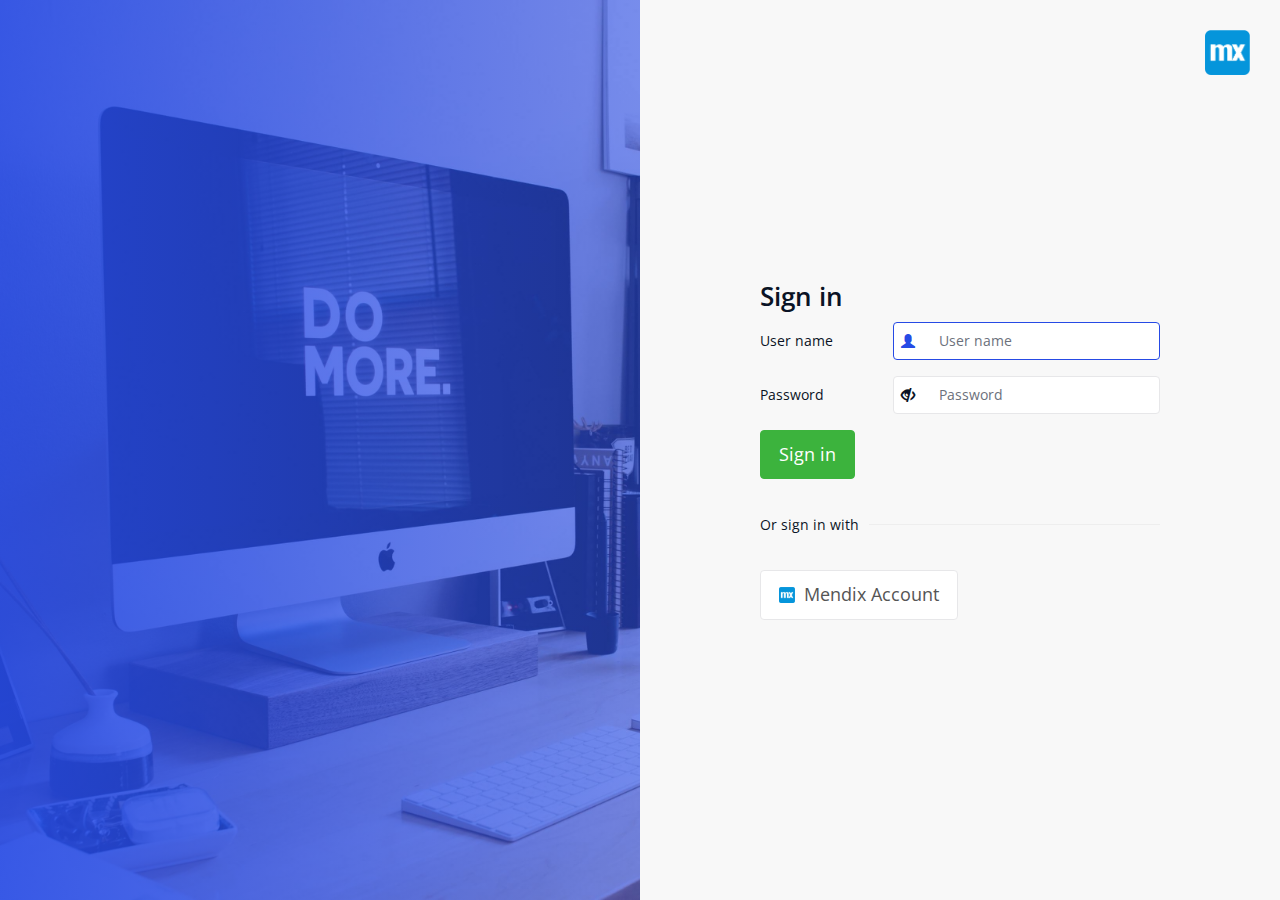
<file: compiled/project/web/login-with-mendixsso-button.html>
<!DOCTYPE html>
<html>
    <head>
        <meta charset="utf-8" />
        <title>Login</title>
        <meta name="viewport" content="width=device-width, initial-scale=1" />
        <meta name="apple-mobile-web-app-capable" content="yes" />

        <link rel="stylesheet" href="theme.compiled.css?638742891011505932"> <link rel="apple-touch-icon" sizes="180x180" href="apple-touch-icon.png?638742891011505932">
 <link rel="icon" sizes="32x32" href="icon-32.png?638742891011505932">
 <link rel="icon" sizes="16x16" href="icon-16.png?638742891011505932"> <link rel="manifest" href="manifest.webmanifest?638742891011505932" crossorigin="use-credentials"> <link rel="apple-touch-startup-image" href="img/startup-image-2048x2732.png?638742891011505932" media="screen and (device-width: 1024px) and (device-height: 1366px) and (-webkit-device-pixel-ratio: 2) and (orientation: portrait)">
 <link rel="apple-touch-startup-image" href="img/startup-image-2732x2048.png?638742891011505932" media="screen and (device-width: 1366px) and (device-height: 1024px) and (-webkit-device-pixel-ratio: 2) and (orientation: landscape)">
 <link rel="apple-touch-startup-image" href="img/startup-image-1668x2388.png?638742891011505932" media="screen and (device-width: 834px) and (device-height: 1194px) and (-webkit-device-pixel-ratio: 2) and (orientation: portrait)">
 <link rel="apple-touch-startup-image" href="img/startup-image-2388x1668.png?638742891011505932" media="screen and (device-width: 1194px) and (device-height: 834px) and (-webkit-device-pixel-ratio: 2) and (orientation: landscape)">
 <link rel="apple-touch-startup-image" href="img/startup-image-1668x2224.png?638742891011505932" media="screen and (device-width: 834px) and (device-height: 1112px) and (-webkit-device-pixel-ratio: 2) and (orientation: portrait)">
 <link rel="apple-touch-startup-image" href="img/startup-image-2224x1668.png?638742891011505932" media="screen and (device-width: 1112px) and (device-height: 834px) and (-webkit-device-pixel-ratio: 2) and (orientation: landscape)">
 <link rel="apple-touch-startup-image" href="img/startup-image-1620x2160.png?638742891011505932" media="screen and (device-width: 810px) and (device-height: 1080px) and (-webkit-device-pixel-ratio: 2) and (orientation: portrait)">
 <link rel="apple-touch-startup-image" href="img/startup-image-2160x1620.png?638742891011505932" media="screen and (device-width: 1080px) and (device-height: 810px) and (-webkit-device-pixel-ratio: 2) and (orientation: landscape)">
 <link rel="apple-touch-startup-image" href="img/startup-image-1536x2048.png?638742891011505932" media="screen and (device-width: 768px) and (device-height: 1024px) and (-webkit-device-pixel-ratio: 2) and (orientation: portrait)">
 <link rel="apple-touch-startup-image" href="img/startup-image-2048x1536.png?638742891011505932" media="screen and (device-width: 1024px) and (device-height: 768px) and (-webkit-device-pixel-ratio: 2) and (orientation: landscape)">
 <link rel="apple-touch-startup-image" href="img/startup-image-1284x2778.png?638742891011505932" media="screen and (device-width: 428px) and (device-height: 926px) and (-webkit-device-pixel-ratio: 3) and (orientation: portrait)">
 <link rel="apple-touch-startup-image" href="img/startup-image-2778x1284.png?638742891011505932" media="screen and (device-width: 926px) and (device-height: 428px) and (-webkit-device-pixel-ratio: 3) and (orientation: landscape)">
 <link rel="apple-touch-startup-image" href="img/startup-image-1170x2532.png?638742891011505932" media="screen and (device-width: 390px) and (device-height: 844px) and (-webkit-device-pixel-ratio: 3) and (orientation: portrait)">
 <link rel="apple-touch-startup-image" href="img/startup-image-2532x1170.png?638742891011505932" media="screen and (device-width: 844px) and (device-height: 390px) and (-webkit-device-pixel-ratio: 3) and (orientation: landscape)">
 <link rel="apple-touch-startup-image" href="img/startup-image-1080x2340.png?638742891011505932" media="screen and (device-width: 360px) and (device-height: 780px) and (-webkit-device-pixel-ratio: 3) and (orientation: portrait)">
 <link rel="apple-touch-startup-image" href="img/startup-image-2340x1080.png?638742891011505932" media="screen and (device-width: 780px) and (device-height: 360px) and (-webkit-device-pixel-ratio: 3) and (orientation: landscape)">
 <link rel="apple-touch-startup-image" href="img/startup-image-1242x2688.png?638742891011505932" media="screen and (device-width: 414px) and (device-height: 896px) and (-webkit-device-pixel-ratio: 3) and (orientation: portrait)">
 <link rel="apple-touch-startup-image" href="img/startup-image-2688x1242.png?638742891011505932" media="screen and (device-width: 896px) and (device-height: 414px) and (-webkit-device-pixel-ratio: 3) and (orientation: landscape)">
 <link rel="apple-touch-startup-image" href="img/startup-image-828x1792.png?638742891011505932" media="screen and (device-width: 414px) and (device-height: 896px) and (-webkit-device-pixel-ratio: 2) and (orientation: portrait)">
 <link rel="apple-touch-startup-image" href="img/startup-image-1792x828.png?638742891011505932" media="screen and (device-width: 896px) and (device-height: 414px) and (-webkit-device-pixel-ratio: 2) and (orientation: landscape)">
 <link rel="apple-touch-startup-image" href="img/startup-image-1125x2436.png?638742891011505932" media="screen and (device-width: 375px) and (device-height: 812px) and (-webkit-device-pixel-ratio: 3) and (orientation: portrait)">
 <link rel="apple-touch-startup-image" href="img/startup-image-2436x1125.png?638742891011505932" media="screen and (device-width: 812px) and (device-height: 375px) and (-webkit-device-pixel-ratio: 3) and (orientation: landscape)">
 <link rel="apple-touch-startup-image" href="img/startup-image-750x1334.png?638742891011505932" media="screen and (device-width: 375px) and (device-height: 667px) and (-webkit-device-pixel-ratio: 2) and (orientation: portrait)">
 <link rel="apple-touch-startup-image" href="img/startup-image-1334x750.png?638742891011505932" media="screen and (device-width: 667px) and (device-height: 375px) and (-webkit-device-pixel-ratio: 2) and (orientation: landscape)">
 <link rel="apple-touch-startup-image" href="img/startup-image-1242x2208.png?638742891011505932" media="screen and (device-width: 414px) and (device-height: 736px) and (-webkit-device-pixel-ratio: 3) and (orientation: portrait)">
 <link rel="apple-touch-startup-image" href="img/startup-image-2208x1242.png?638742891011505932" media="screen and (device-width: 736px) and (device-height: 414px) and (-webkit-device-pixel-ratio: 3) and (orientation: landscape)">
 <link rel="apple-touch-startup-image" href="img/startup-image-640x1136.png?638742891011505932" media="screen and (device-width: 320px) and (device-height: 568px) and (-webkit-device-pixel-ratio: 2) and (orientation: portrait)">
 <link rel="apple-touch-startup-image" href="img/startup-image-1136x640.png?638742891011505932" media="screen and (device-width: 568px) and (device-height: 320px) and (-webkit-device-pixel-ratio: 2) and (orientation: landscape)">
    </head>

    <body>
        <div class="loginpage">
            <div class="loginpage-left">
                <div class="loginpage-image"></div>
            </div>
            <div class="loginpage-right">
                <div class="loginpage-formwrapper">
                    <h2 id="loginHeader">Sign in</h2>
                    <form id="loginForm" class="loginpage-form" autocomplete="off">
                        <div>
                            <div id="loginMessage" class="alert alert-danger"></div>
                            <div class="form-group">
                                <label class="control-label" id="usernameLabel" for="usernameInput">User name</label>
                                <div class="inputwrapper">
                                    <input
                                        id="usernameInput"
                                        class="form-control"
                                        type="text"
                                        placeholder="User name"
                                        autocorrect="off"
                                        autocapitalize="none"
                                        autocomplete="off"
                                    />
                                    <span class="glyphicon glyphicon-user"></span>
                                </div>
                            </div>
                            <div class="form-group">
                                <label class="control-label" id="passwordLabel" for="passwordInput">Password</label>
                                <div class="inputwrapper">
                                    <input
                                        id="passwordInput"
                                        class="form-control"
                                        type="password"
                                        placeholder="Password"
                                        autocorrect="off"
                                        autocapitalize="none"
                                        autocomplete="off"
                                    />
                                    <span class="glyphicon glyphicon-eye-close" id="passwordToggle"></span>
                                </div>
                            </div>
                            <button id="loginButton" type="submit" class="btn btn-success btn-lg">Sign in</button>
                        </div>

                        <div class="loginpage-alternativelabel">
                            <div>Or sign in with</div>
                            <hr />
                        </div>

                        <a id="ssoButton" href="openid/login" class="btn btn-default btn-lg">
                            <img src="logo.png" />
                            <span class="loginpage-signin">Mendix Account</span>
                        </a>
                    </form>
                </div>
            </div>
            <div class="loginpage-logo">
                <img src="logo.png" role="presentation" height="45" alt="" />
            </div>
        </div>

        <script src="js/login_i18n.js?638742891011505932"></script>
        <script src="js/login.js?638742891011505932"></script>
        <script src="js/toggle-password.js?638742891011505932"></script>
    </body>
</html>
</file>
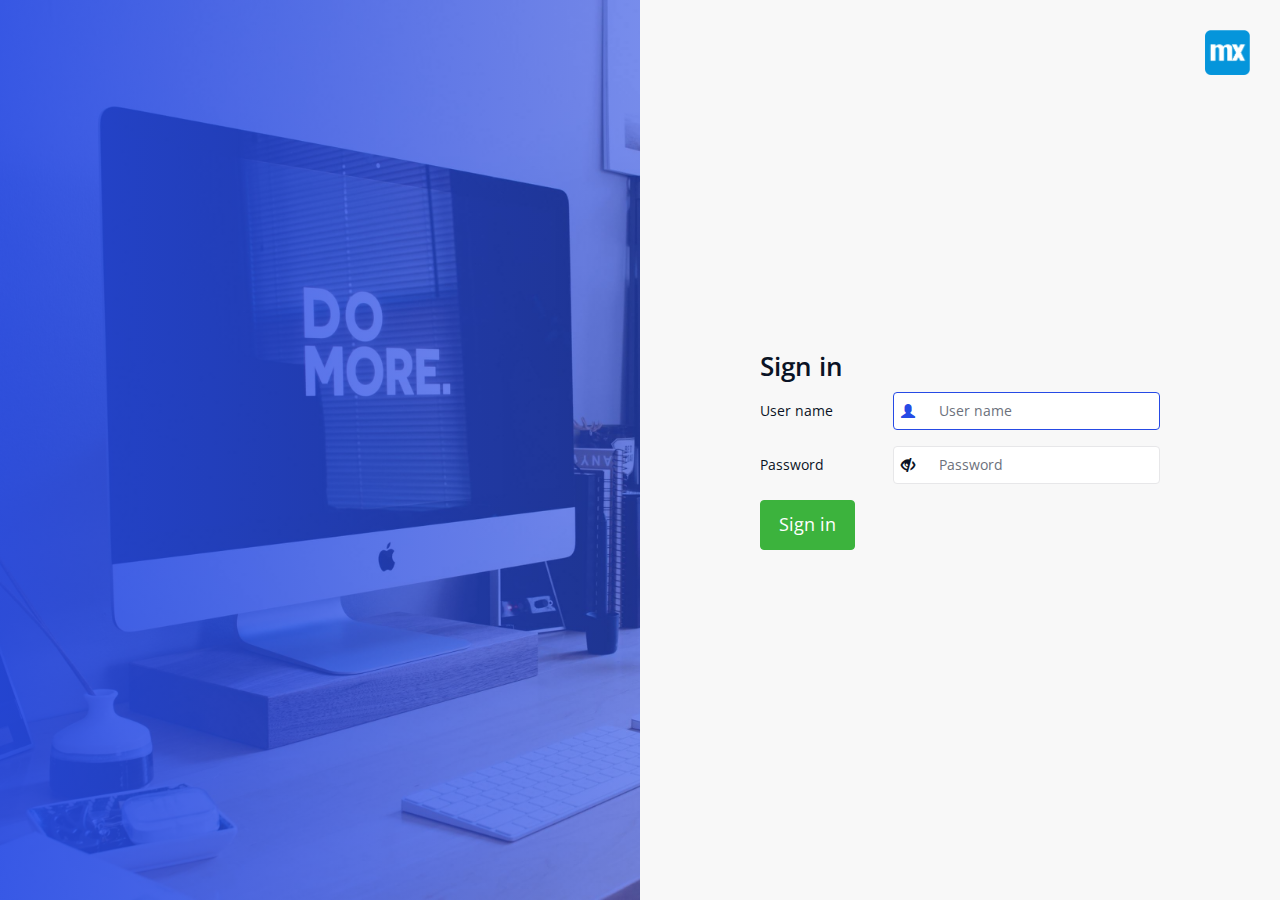
<file: compiled/project/web/login.html>
<!DOCTYPE html>
<html>
    <head>
        <meta charset="utf-8" />
        <title>Login</title>
        <meta name="viewport" content="width=device-width, initial-scale=1" />
        <meta name="apple-mobile-web-app-capable" content="yes" />

        <link rel="stylesheet" href="theme.compiled.css?638742891011505932"> <link rel="apple-touch-icon" sizes="180x180" href="apple-touch-icon.png?638742891011505932">
 <link rel="icon" sizes="32x32" href="icon-32.png?638742891011505932">
 <link rel="icon" sizes="16x16" href="icon-16.png?638742891011505932"> <link rel="manifest" href="manifest.webmanifest?638742891011505932" crossorigin="use-credentials"> <link rel="apple-touch-startup-image" href="img/startup-image-2048x2732.png?638742891011505932" media="screen and (device-width: 1024px) and (device-height: 1366px) and (-webkit-device-pixel-ratio: 2) and (orientation: portrait)">
 <link rel="apple-touch-startup-image" href="img/startup-image-2732x2048.png?638742891011505932" media="screen and (device-width: 1366px) and (device-height: 1024px) and (-webkit-device-pixel-ratio: 2) and (orientation: landscape)">
 <link rel="apple-touch-startup-image" href="img/startup-image-1668x2388.png?638742891011505932" media="screen and (device-width: 834px) and (device-height: 1194px) and (-webkit-device-pixel-ratio: 2) and (orientation: portrait)">
 <link rel="apple-touch-startup-image" href="img/startup-image-2388x1668.png?638742891011505932" media="screen and (device-width: 1194px) and (device-height: 834px) and (-webkit-device-pixel-ratio: 2) and (orientation: landscape)">
 <link rel="apple-touch-startup-image" href="img/startup-image-1668x2224.png?638742891011505932" media="screen and (device-width: 834px) and (device-height: 1112px) and (-webkit-device-pixel-ratio: 2) and (orientation: portrait)">
 <link rel="apple-touch-startup-image" href="img/startup-image-2224x1668.png?638742891011505932" media="screen and (device-width: 1112px) and (device-height: 834px) and (-webkit-device-pixel-ratio: 2) and (orientation: landscape)">
 <link rel="apple-touch-startup-image" href="img/startup-image-1620x2160.png?638742891011505932" media="screen and (device-width: 810px) and (device-height: 1080px) and (-webkit-device-pixel-ratio: 2) and (orientation: portrait)">
 <link rel="apple-touch-startup-image" href="img/startup-image-2160x1620.png?638742891011505932" media="screen and (device-width: 1080px) and (device-height: 810px) and (-webkit-device-pixel-ratio: 2) and (orientation: landscape)">
 <link rel="apple-touch-startup-image" href="img/startup-image-1536x2048.png?638742891011505932" media="screen and (device-width: 768px) and (device-height: 1024px) and (-webkit-device-pixel-ratio: 2) and (orientation: portrait)">
 <link rel="apple-touch-startup-image" href="img/startup-image-2048x1536.png?638742891011505932" media="screen and (device-width: 1024px) and (device-height: 768px) and (-webkit-device-pixel-ratio: 2) and (orientation: landscape)">
 <link rel="apple-touch-startup-image" href="img/startup-image-1284x2778.png?638742891011505932" media="screen and (device-width: 428px) and (device-height: 926px) and (-webkit-device-pixel-ratio: 3) and (orientation: portrait)">
 <link rel="apple-touch-startup-image" href="img/startup-image-2778x1284.png?638742891011505932" media="screen and (device-width: 926px) and (device-height: 428px) and (-webkit-device-pixel-ratio: 3) and (orientation: landscape)">
 <link rel="apple-touch-startup-image" href="img/startup-image-1170x2532.png?638742891011505932" media="screen and (device-width: 390px) and (device-height: 844px) and (-webkit-device-pixel-ratio: 3) and (orientation: portrait)">
 <link rel="apple-touch-startup-image" href="img/startup-image-2532x1170.png?638742891011505932" media="screen and (device-width: 844px) and (device-height: 390px) and (-webkit-device-pixel-ratio: 3) and (orientation: landscape)">
 <link rel="apple-touch-startup-image" href="img/startup-image-1080x2340.png?638742891011505932" media="screen and (device-width: 360px) and (device-height: 780px) and (-webkit-device-pixel-ratio: 3) and (orientation: portrait)">
 <link rel="apple-touch-startup-image" href="img/startup-image-2340x1080.png?638742891011505932" media="screen and (device-width: 780px) and (device-height: 360px) and (-webkit-device-pixel-ratio: 3) and (orientation: landscape)">
 <link rel="apple-touch-startup-image" href="img/startup-image-1242x2688.png?638742891011505932" media="screen and (device-width: 414px) and (device-height: 896px) and (-webkit-device-pixel-ratio: 3) and (orientation: portrait)">
 <link rel="apple-touch-startup-image" href="img/startup-image-2688x1242.png?638742891011505932" media="screen and (device-width: 896px) and (device-height: 414px) and (-webkit-device-pixel-ratio: 3) and (orientation: landscape)">
 <link rel="apple-touch-startup-image" href="img/startup-image-828x1792.png?638742891011505932" media="screen and (device-width: 414px) and (device-height: 896px) and (-webkit-device-pixel-ratio: 2) and (orientation: portrait)">
 <link rel="apple-touch-startup-image" href="img/startup-image-1792x828.png?638742891011505932" media="screen and (device-width: 896px) and (device-height: 414px) and (-webkit-device-pixel-ratio: 2) and (orientation: landscape)">
 <link rel="apple-touch-startup-image" href="img/startup-image-1125x2436.png?638742891011505932" media="screen and (device-width: 375px) and (device-height: 812px) and (-webkit-device-pixel-ratio: 3) and (orientation: portrait)">
 <link rel="apple-touch-startup-image" href="img/startup-image-2436x1125.png?638742891011505932" media="screen and (device-width: 812px) and (device-height: 375px) and (-webkit-device-pixel-ratio: 3) and (orientation: landscape)">
 <link rel="apple-touch-startup-image" href="img/startup-image-750x1334.png?638742891011505932" media="screen and (device-width: 375px) and (device-height: 667px) and (-webkit-device-pixel-ratio: 2) and (orientation: portrait)">
 <link rel="apple-touch-startup-image" href="img/startup-image-1334x750.png?638742891011505932" media="screen and (device-width: 667px) and (device-height: 375px) and (-webkit-device-pixel-ratio: 2) and (orientation: landscape)">
 <link rel="apple-touch-startup-image" href="img/startup-image-1242x2208.png?638742891011505932" media="screen and (device-width: 414px) and (device-height: 736px) and (-webkit-device-pixel-ratio: 3) and (orientation: portrait)">
 <link rel="apple-touch-startup-image" href="img/startup-image-2208x1242.png?638742891011505932" media="screen and (device-width: 736px) and (device-height: 414px) and (-webkit-device-pixel-ratio: 3) and (orientation: landscape)">
 <link rel="apple-touch-startup-image" href="img/startup-image-640x1136.png?638742891011505932" media="screen and (device-width: 320px) and (device-height: 568px) and (-webkit-device-pixel-ratio: 2) and (orientation: portrait)">
 <link rel="apple-touch-startup-image" href="img/startup-image-1136x640.png?638742891011505932" media="screen and (device-width: 568px) and (device-height: 320px) and (-webkit-device-pixel-ratio: 2) and (orientation: landscape)">
    </head>

    <body>
        <div class="loginpage">
            <div class="loginpage-left">
                <div class="loginpage-image"></div>
            </div>
            <div class="loginpage-right">
                <div class="loginpage-formwrapper">
                    <h2 id="loginHeader">Sign in</h2>
                    <form id="loginForm" class="loginpage-form" autocomplete="off">
                        <div>
                            <div id="loginMessage" class="alert alert-danger"></div>
                            <div class="form-group">
                                <label class="control-label" id="usernameLabel" for="usernameInput">User name</label>
                                <div class="inputwrapper">
                                    <input
                                        id="usernameInput"
                                        class="form-control"
                                        type="text"
                                        placeholder="User name"
                                        autocorrect="off"
                                        autocapitalize="none"
                                        autocomplete="off"
                                    />
                                    <span class="glyphicon glyphicon-user"></span>
                                </div>
                            </div>
                            <div class="form-group">
                                <label class="control-label" id="passwordLabel" for="passwordInput">Password</label>
                                <div class="inputwrapper">
                                    <input
                                        id="passwordInput"
                                        class="form-control"
                                        type="password"
                                        placeholder="Password"
                                        autocorrect="off"
                                        autocapitalize="none"
                                        autocomplete="off"
                                    />
                                    <span class="glyphicon glyphicon-eye-close" id="passwordToggle"></span>
                                </div>
                            </div>
                            <button id="loginButton" type="submit" class="btn btn-success btn-lg">Sign in</button>
                        </div>
                    </form>
                </div>
            </div>
            <div class="loginpage-logo">
                <img src="logo.png" role="presentation" height="45" alt="" />
            </div>
        </div>

        <script src="js/login_i18n.js?638742891011505932"></script>
        <script src="js/login.js?638742891011505932"></script>
        <script src="js/toggle-password.js?638742891011505932"></script>
    </body>
</html>
</file>
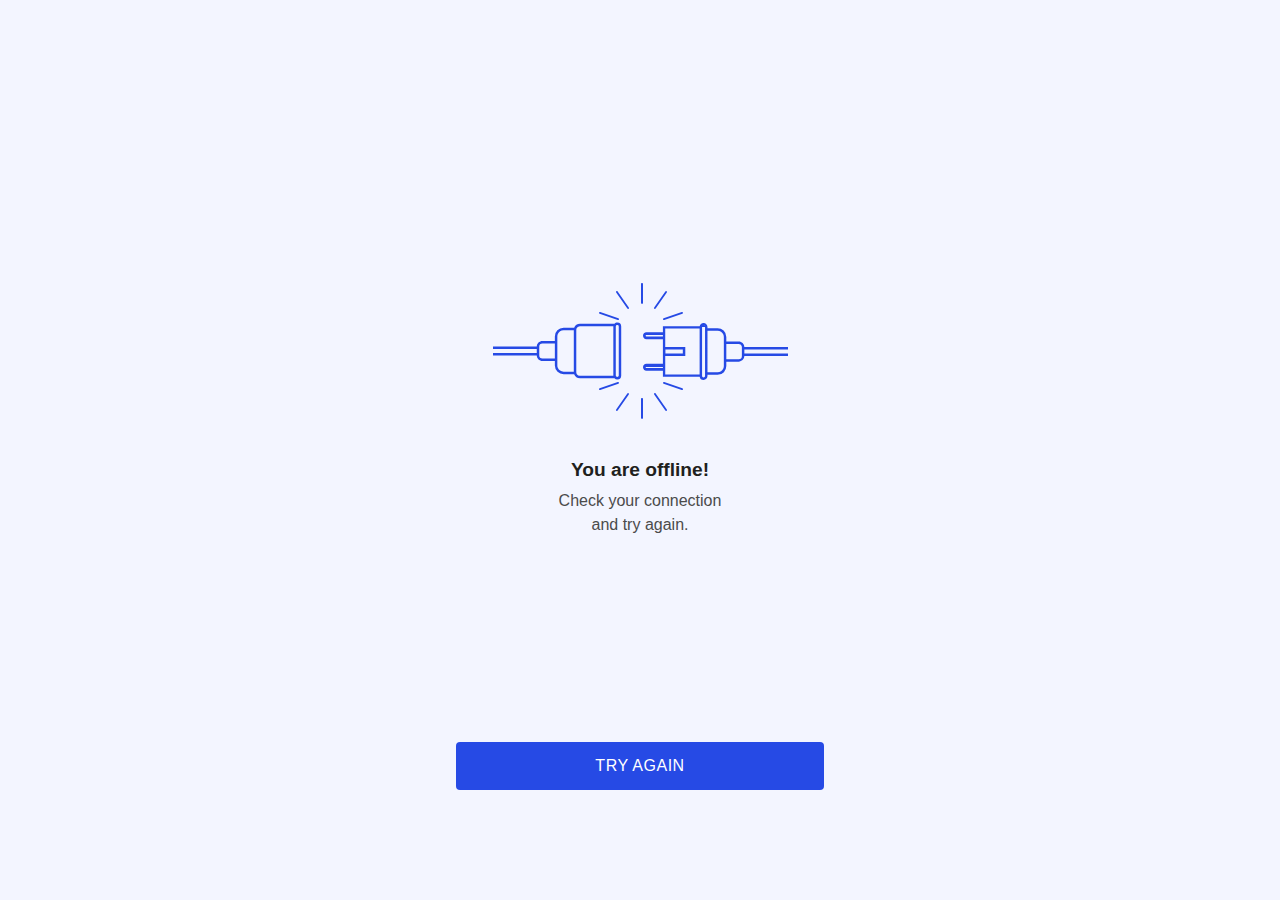
<file: compiled/project/web/offline.html>
<!DOCTYPE html>
<html>
    <head>
        <meta charset="utf-8">
        <title>You are offline!</title>
        <meta name="viewport" content="width=device-width, initial-scale=1">
        <script type="text/javascript">
            window.addEventListener("online", function() {
                document.location.reload();
            });
        </script>
        <style type="text/css">
            body {
                margin: 0;
                background-color: #f3f5ff;
                font-family: sans-serif;
                line-height: 1.5em;
                text-align: center;
            }
            .container {
                display: flex;
                flex-direction: column;
                justify-content: center;
                max-width: 400px;
                min-height: 100vh;
                margin: 0 auto;
            }
            .notice {
                flex: 1;
                display: flex;
                flex-direction: column;
                align-items: center;
                justify-content: center;
                max-width: 180px;
                max-height: 600px;
                padding: 16px;
                margin: 0 auto;
            }
            svg {
                margin-bottom: 32px;
            }
            h2 {
                margin: 0;
                font-size: 1.2em;
                line-height: 2em;
                color: #1f1f20;
            }
            p {
                margin: 0;
                color: #4b4b4b;
            }
            a {
                display: block;
                padding: 12px;
                margin: 16px;
                background-color: #264ae5;
                border-radius: 4px;
                color: white;
                text-decoration: none;
                text-transform: uppercase;
                letter-spacing: 0.5px;
            }
        </style>
    </head>
    <body>
        <div class="container">
            <div class="notice">
                <svg width="295" height="136" xmlns="http://www.w3.org/2000/svg">
                    <g fill="#264AE5" fill-rule="evenodd">
                        <path d="M125.765 92.493a1.436 1.436 0 01-.899 1.338c-.17.07-.354.108-.548.108h-.089c-.192 0-.377-.037-.546-.108a1.444 1.444 0 01-.9-1.338V43.508a1.447 1.447 0 011.447-1.446h.088a1.45 1.45 0 011.447 1.446v48.985zm-5.417-43.817h-.017v43.817c0 .112.004.22.017.329h-33.4a3.705 3.705 0 01-3.103-1.642 3.388 3.388 0 01-.562-1.863V46.684c0-.742.242-1.43.657-1.998a3.705 3.705 0 013.007-1.508h33.4v5.498zM80.798 88.7h-10.18a6.289 6.289 0 01-5.783-3.831 6.209 6.209 0 01-.494-2.435v-29c0-.867.177-1.692.497-2.444a6.287 6.287 0 015.78-3.824h10.18V88.7zM61.858 75.54h-12.4a3.209 3.209 0 01-3.204-3.2v-8.637a3.205 3.205 0 013.205-3.2l12.399.001V75.54zm62.46-35.927h-.088c-1.1 0-2.093.456-2.8 1.19H86.946c-2.656 0-4.926 1.62-5.782 3.883H70.618a8.744 8.744 0 00-6.277 2.651 8.711 8.711 0 00-2.484 6.096v4.591h-12.4c-3.077 0-5.592 2.452-5.684 5.503H0v2.407h43.769v4.103H0v2.48h43.773c.092 3.05 2.607 5.502 5.685 5.502h12.399v4.415a8.704 8.704 0 002.701 6.31 8.737 8.737 0 006.06 2.436h10.498c.816 2.333 3.124 4.018 5.831 4.018h34.481a3.883 3.883 0 002.801 1.189h.089a3.901 3.901 0 003.898-3.894V43.508a3.902 3.902 0 00-3.898-3.895z"/><path d="M121.012 43v6h-.024v-5.64c0-.121.007-.241.024-.36M248.874 72.928a3.204 3.204 0 01-3.196 3.214h-12.365V61.038h12.365c1.4 0 2.59.91 3.023 2.172.111.327.173.678.173 1.042v8.676zm-18.038 10.139c0 .894-.188 1.744-.522 2.515-.968 2.223-3.176 3.78-5.74 3.78h-10.09V47.64h10.09c2.583 0 4.805 1.58 5.76 3.83.322.758.502 1.59.502 2.464v29.134zm-18.798 10.025c0 .8-.645 1.45-1.443 1.45h-.09a1.445 1.445 0 01-1.441-1.45V43.91a1.447 1.447 0 011.442-1.451h.09a1.449 1.449 0 011.443 1.451v49.182zm-39.62-22.49h17.398V66.4H172.42v4.203zm34.201 20.819h-34.388V73.094h20.063v-9.186H172.23V45.581h34.388v45.84zm-36.716-37.897H153.4a.777.777 0 01-.777-.784c0-.431.35-.781.777-.781h16.503v1.565zm0 31.519H153.4a.777.777 0 01-.777-.783c0-.432.35-.782.777-.782h16.503v1.565zm81.449-18.477H295v-2.491h-43.653c-.091-3.065-2.6-5.528-5.669-5.528h-12.365v-4.614a8.784 8.784 0 00-2.714-6.358 8.677 8.677 0 00-6.025-2.427h-10.09V43.91c0-2.155-1.744-3.91-3.889-3.91h-.09c-1.915 0-3.511 1.401-3.825 3.239h-36.777v6.08H153.4c-1.876 0-3.4 1.536-3.4 3.421 0 1.888 1.524 3.423 3.4 3.423h16.503v24.676H153.4c-1.876 0-3.4 1.535-3.4 3.42 0 1.888 1.524 3.423 3.4 3.423h16.503v6.08h36.777A3.893 3.893 0 00210.506 97h.09c2.144 0 3.887-1.753 3.887-3.908v-1.238h10.091a8.682 8.682 0 006.322-2.727 8.78 8.78 0 002.417-6.06v-4.433h12.365c3.07 0 5.578-2.464 5.669-5.528H295v-2.491h-43.648v-4.049z"/><path d="M212 43.032V44h-4v-.968c0-.163.07-.316.196-.454.291-.32.888-.548 1.583-.578h.43c1.002.041 1.791.488 1.791 1.032M170 51v1h-17.989a.73.73 0 01-.011-.134c0-.478.364-.866.811-.866H170M170 83v1h-17.992a.616.616 0 01-.008-.11c0-.491.364-.89.811-.89H170M149 21c-.552 0-1-.409-1-.913V.913c0-.504.448-.913 1-.913s1 .409 1 .913v19.174c0 .504-.448.913-1 .913M161.918 26a.907.907 0 01-.53-.173.956.956 0 01-.22-1.311L172.33 8.397a.906.906 0 011.281-.224c.415.3.514.887.22 1.311l-11.16 16.119a.915.915 0 01-.753.397M170.917 37a.917.917 0 01-.865-.596.885.885 0 01.561-1.137l18.165-6.216a.923.923 0 011.17.545.885.885 0 01-.56 1.137l-18.166 6.216a.928.928 0 01-.305.051M135.081 26a.912.912 0 01-.751-.397L123.17 9.484a.954.954 0 01.218-1.311c.415-.3.989-.2 1.282.224l11.16 16.119a.954.954 0 01-.218 1.31.902.902 0 01-.53.174M125.083 37a.935.935 0 01-.305-.05l-18.165-6.217a.885.885 0 01-.56-1.137.924.924 0 011.169-.545l18.165 6.216a.885.885 0 01.56 1.137.916.916 0 01-.864.596M149 136c-.552 0-1-.41-1-.913v-19.174c0-.504.448-.913 1-.913s1 .409 1 .913v19.174c0 .504-.448.913-1 .913M173.08 128a.912.912 0 01-.75-.397l-11.161-16.119a.956.956 0 01.219-1.31c.415-.301.988-.2 1.283.223l11.16 16.119a.953.953 0 01-.22 1.311.898.898 0 01-.53.173M189.083 107a.939.939 0 01-.305-.051l-18.165-6.216a.885.885 0 01-.56-1.137.924.924 0 011.169-.545l18.166 6.216a.885.885 0 01.56 1.137.916.916 0 01-.865.596M123.919 128a.9.9 0 01-.53-.173.954.954 0 01-.22-1.311l11.16-16.119a.907.907 0 011.283-.224c.414.3.512.887.219 1.311l-11.16 16.12a.912.912 0 01-.752.396M106.917 107a.916.916 0 01-.865-.596.885.885 0 01.56-1.137l18.166-6.216a.924.924 0 011.17.545.885.885 0 01-.56 1.137l-18.166 6.216a.94.94 0 01-.305.051" />
                    </g>
                </svg>
                <h2>You are offline!</h2>
                <p>Check your connection and try again.</p>
            </div>
            <a href="">Try again</a>
        </div>
    </body>
</html>
</file>
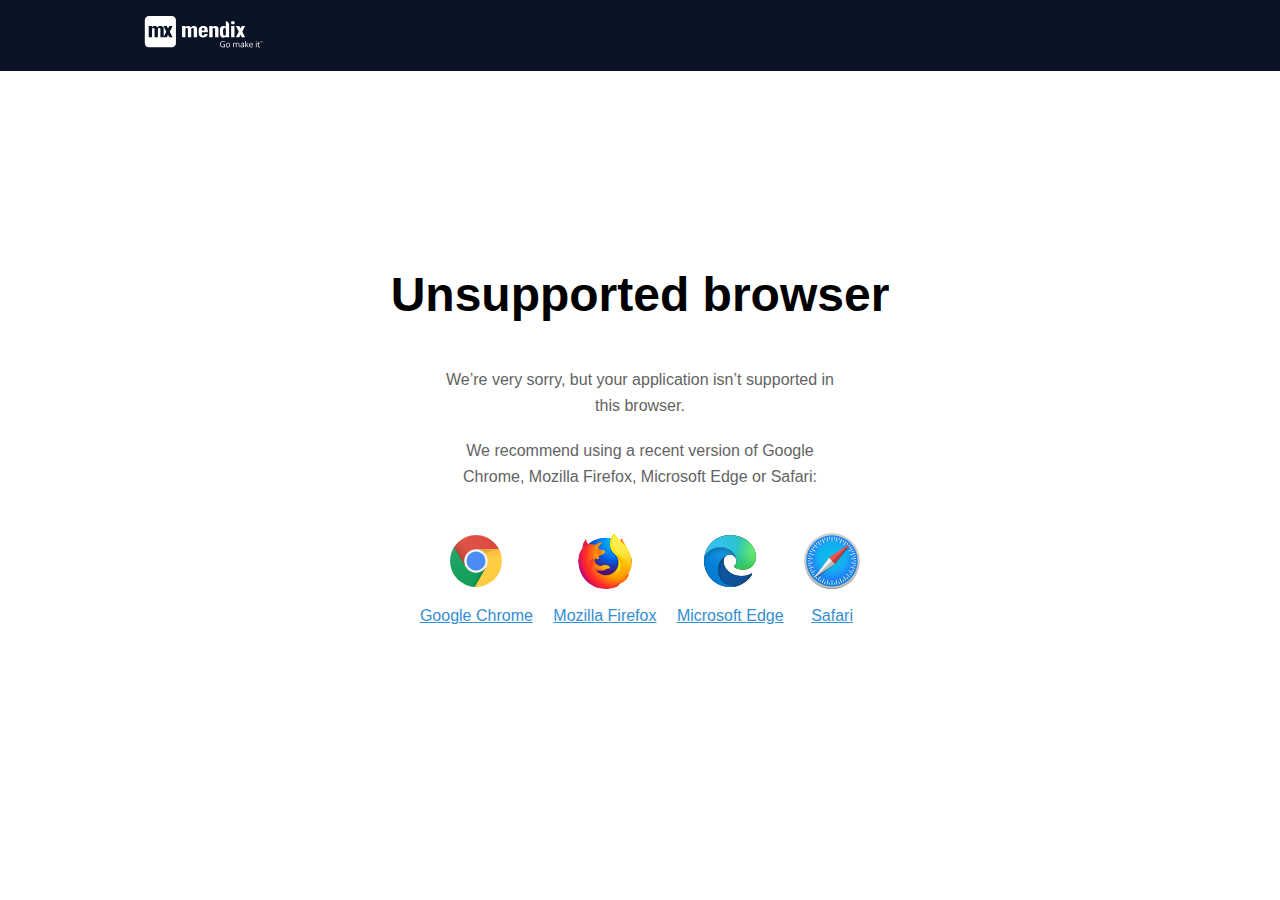
<file: compiled/project/web/unsupported-browser.html>
<!DOCTYPE html>
<html lang="en-US">
    <head>
        <meta charset="utf-8">
        <title>Unsupported browser</title>
        <meta http-equiv="X-UA-Compatible" content="IE=edge">
        <meta name="viewport" content="width=device-width, initial-scale=1">
        <style>
            body {
                margin: 0;
                background-color: #ffffff;
                font-family: Arial, sans-serif;
                line-height: 1.5em;
                text-align: center;
            }
            .container {
                max-width: 992px;
                padding: 0 16px;
                margin: 0 auto;
            }
            .main {
                padding-top: 152px;
                padding-bottom: 152px;
            }
            .header {
                background-color: #0a1325;
                text-align: left;
                padding: 16px 0;
            }
            h1 {
                margin: 0;
                font-size: 3em;
                line-height: 3em;
                color: #000000;
            }
            p {
                margin: 0 auto 20px;
                color: #636363;
                font-size: 1em;
                line-height: 1.6em;
                max-width: 400px;
            }
            .browser-link {
                color: #348ed1;
                font-size: 1em;
                line-height: 2em;
                display: inline-block;
                margin: 24px 8px;
                vertical-align: top;
            }

            @media screen and (max-width: 767px) {
                .main {
                    padding-top: 64px;
                    padding-bottom: 64px;
                }
                h1 {
                    font-size: 1.6em;
                    line-height: 1.8em;
                    margin-bottom: 32px;
                }
                .browser-link {
                    font-size: 0.8em;
                    line-height: 1.4em;
                    margin: 16px 4px;
                    width: 56px;
                }
                .browser-link svg {
                    width: 32px;
                    height: 32px;
                }
            }
        </style>
    </head>
    <body>
        <div class="header">
            <div class="container">
                <svg xmlns="http://www.w3.org/2000/svg" width="119" height="32" viewBox="0 0 119 32" version="1.1"><g id="surface1"><path style=" stroke:none;fill-rule:evenodd;fill:rgb(100%,100%,100%);fill-opacity:1;" d="M 27.777344 31.328125 L 4.957031 31.328125 C 2.667969 31.324219 0.8125 29.457031 0.808594 27.152344 L 0.808594 4.175781 C 0.8125 1.871094 2.667969 0.00390625 4.957031 0 L 27.777344 0 C 30.066406 0.00390625 31.925781 1.871094 31.933594 4.175781 L 31.933594 27.152344 C 31.933594 28.261719 31.496094 29.324219 30.714844 30.105469 C 29.9375 30.890625 28.878906 31.328125 27.777344 31.328125 Z M 28.632812 9.992188 L 25.292969 9.992188 L 24.035156 12.554688 L 22.765625 9.992188 L 19.421875 9.992188 L 22.277344 15.664062 L 19.691406 20.792969 L 19.691406 12.585938 C 19.679688 12.167969 19.574219 11.757812 19.382812 11.390625 C 19.214844 11.101562 18.988281 10.847656 18.722656 10.648438 C 18.4375 10.441406 18.121094 10.28125 17.785156 10.175781 C 17.414062 10.066406 17.03125 10.007812 16.644531 10.003906 C 16.03125 9.988281 15.421875 10.105469 14.859375 10.347656 C 14.34375 10.589844 13.890625 10.945312 13.53125 11.390625 C 13.265625 10.957031 12.886719 10.609375 12.4375 10.378906 C 11.953125 10.117188 11.40625 9.988281 10.855469 10.003906 C 10.300781 9.992188 9.746094 10.089844 9.226562 10.289062 C 8.761719 10.515625 8.367188 10.871094 8.09375 11.316406 L 8.042969 11.316406 L 8.042969 9.992188 L 4.703125 9.992188 L 4.703125 21.332031 L 8.042969 21.332031 L 8.042969 13.175781 C 8.097656 12.515625 8.644531 12.007812 9.304688 12.007812 C 9.960938 12.007812 10.511719 12.515625 10.5625 13.175781 L 10.5625 21.332031 L 13.890625 21.332031 L 13.890625 13.195312 C 13.890625 12.492188 14.453125 11.921875 15.152344 11.921875 C 15.851562 11.921875 16.414062 12.492188 16.414062 13.195312 L 16.414062 21.332031 L 22.765625 21.332031 L 24.035156 18.773438 L 25.292969 21.332031 L 28.632812 21.332031 L 25.78125 15.664062 Z M 28.632812 9.992188 "/><path style=" stroke:none;fill-rule:nonzero;fill:rgb(100%,100%,100%);fill-opacity:1;" d="M 85.125 8.335938 C 85.085938 7.488281 84.710938 6.695312 84.089844 6.125 C 83.464844 5.558594 82.640625 5.265625 81.800781 5.308594 L 81.800781 10.878906 C 81.546875 10.59375 81.230469 10.367188 80.878906 10.214844 C 80.359375 10.011719 79.804688 9.914062 79.25 9.929688 C 78.542969 9.878906 77.839844 10.082031 77.269531 10.503906 C 76.804688 10.882812 76.457031 11.386719 76.257812 11.953125 C 76.046875 12.566406 75.9375 13.203125 75.921875 13.851562 L 75.921875 17.609375 C 75.941406 18.265625 76.054688 18.914062 76.257812 19.535156 C 76.449219 20.117188 76.800781 20.632812 77.269531 21.023438 C 77.855469 21.46875 78.582031 21.6875 79.3125 21.636719 C 79.902344 21.65625 80.488281 21.542969 81.027344 21.308594 C 81.300781 21.1875 81.546875 21.011719 81.75 20.792969 L 81.75 21.367188 L 85.09375 21.367188 L 85.09375 8.410156 Z M 81.800781 13.703125 L 81.800781 18.558594 C 81.765625 19.042969 81.441406 19.457031 80.984375 19.601562 C 80.871094 19.65625 80.746094 19.679688 80.617188 19.675781 C 80.617188 19.675781 79.039062 19.980469 79.039062 15.761719 C 79.039062 13.75 79.402344 12.773438 79.769531 12.300781 L 79.894531 12.144531 C 79.945312 12.082031 80.019531 12.035156 80.097656 12.011719 C 80.246094 11.902344 80.433594 11.851562 80.617188 11.871094 C 80.832031 11.875 81.039062 11.9375 81.222656 12.046875 C 81.605469 12.273438 81.84375 12.691406 81.839844 13.144531 L 81.839844 13.6875 Z M 60.398438 18.371094 C 60.351562 18.84375 60.03125 19.246094 59.582031 19.390625 C 59.445312 19.417969 59.3125 19.441406 59.175781 19.453125 C 58.863281 19.484375 58.554688 19.390625 58.316406 19.191406 C 58.082031 18.988281 57.933594 18.699219 57.910156 18.386719 C 57.8125 17.625 57.8125 16.207031 57.8125 16.207031 L 63.761719 16.207031 C 63.804688 15.382812 63.804688 14.5625 63.761719 13.742188 C 63.699219 13.0625 63.5 12.402344 63.175781 11.800781 C 62.839844 11.238281 62.351562 10.785156 61.765625 10.496094 C 60.964844 10.144531 60.09375 9.984375 59.222656 10.027344 C 58.386719 9.996094 57.554688 10.144531 56.777344 10.460938 C 56.207031 10.722656 55.722656 11.140625 55.382812 11.667969 C 55.054688 12.199219 54.851562 12.800781 54.78125 13.421875 C 54.585938 14.910156 54.585938 16.417969 54.78125 17.902344 C 54.855469 18.554688 55.066406 19.183594 55.398438 19.75 C 55.742188 20.273438 56.226562 20.691406 56.792969 20.949219 C 57.566406 21.269531 58.402344 21.421875 59.238281 21.390625 C 59.898438 21.398438 60.558594 21.300781 61.1875 21.105469 C 61.703125 20.929688 62.179688 20.652344 62.582031 20.28125 C 63.269531 19.703125 63.683594 18.855469 63.722656 17.953125 L 60.398438 17.953125 C 60.40625 18.09375 60.40625 18.230469 60.398438 18.371094 Z M 57.894531 13.128906 C 57.929688 12.453125 58.476562 11.917969 59.148438 11.90625 C 59.480469 11.890625 59.800781 12.015625 60.039062 12.246094 C 60.277344 12.476562 60.414062 12.796875 60.414062 13.128906 C 60.445312 13.578125 60.445312 14.03125 60.414062 14.480469 L 57.8125 14.480469 C 57.8125 14.03125 57.839844 13.578125 57.894531 13.128906 Z M 57.894531 13.128906 "/><path style=" stroke:none;fill-rule:evenodd;fill:rgb(100%,100%,100%);fill-opacity:1;" d="M 53.101562 12.554688 C 53.066406 12.148438 52.953125 11.75 52.765625 11.390625 C 52.601562 11.101562 52.375 10.847656 52.105469 10.648438 C 51.824219 10.441406 51.507812 10.28125 51.171875 10.175781 C 50.203125 9.894531 49.171875 9.957031 48.242188 10.347656 C 47.730469 10.589844 47.277344 10.945312 46.914062 11.390625 C 46.648438 10.957031 46.273438 10.609375 45.824219 10.378906 C 45.335938 10.128906 44.796875 9.996094 44.25 10.003906 C 43.695312 9.992188 43.140625 10.089844 42.621094 10.289062 C 42.136719 10.511719 41.726562 10.871094 41.4375 11.324219 L 41.390625 11.324219 L 41.390625 9.992188 L 38.046875 9.992188 L 38.046875 21.316406 L 41.390625 21.316406 L 41.390625 13.160156 C 41.441406 12.5 41.988281 11.992188 42.648438 11.992188 C 43.308594 11.992188 43.855469 12.5 43.90625 13.160156 L 43.90625 21.316406 L 47.21875 21.316406 L 47.21875 13.195312 C 47.234375 12.511719 47.792969 11.96875 48.472656 11.980469 C 49.152344 11.96875 49.714844 12.511719 49.734375 13.195312 L 49.734375 21.332031 L 53.078125 21.332031 L 53.078125 12.554688 Z M 74.1875 11.390625 C 74.023438 11.097656 73.800781 10.847656 73.535156 10.648438 C 73.25 10.4375 72.929688 10.277344 72.589844 10.175781 C 72.21875 10.066406 71.835938 10.007812 71.449219 10.003906 C 70.890625 9.984375 70.332031 10.089844 69.820312 10.3125 C 69.332031 10.519531 68.921875 10.871094 68.644531 11.324219 L 68.597656 11.324219 L 68.597656 9.992188 L 65.246094 9.992188 L 65.246094 21.316406 L 68.597656 21.316406 L 68.597656 13.175781 C 68.613281 12.496094 69.171875 11.953125 69.851562 11.964844 C 70.53125 11.953125 71.09375 12.492188 71.113281 13.175781 L 71.113281 21.316406 L 74.457031 21.316406 L 74.457031 12.382812 C 74.445312 12.035156 74.351562 11.695312 74.1875 11.390625 Z M 101.125 9.992188 L 97.785156 9.992188 L 96.519531 12.554688 L 95.265625 9.992188 L 91.914062 9.992188 L 94.777344 15.664062 L 91.914062 21.332031 L 95.265625 21.332031 L 96.519531 18.773438 L 97.785156 21.332031 L 101.125 21.332031 L 98.273438 15.664062 Z M 90.503906 21.332031 L 87.15625 21.332031 L 87.15625 9.992188 L 90.496094 9.992188 Z M 89.984375 8.335938 L 87.703125 8.335938 C 87.414062 8.335938 87.179688 8.101562 87.179688 7.8125 L 87.179688 5.816406 C 87.179688 5.527344 87.414062 5.292969 87.703125 5.292969 L 89.984375 5.292969 C 90.273438 5.292969 90.503906 5.527344 90.503906 5.816406 L 90.503906 7.8125 C 90.503906 8.101562 90.273438 8.335938 89.984375 8.335938 Z M 78.929688 28.226562 L 80.976562 28.226562 L 80.976562 31.082031 C 80.660156 31.183594 80.335938 31.257812 80.007812 31.3125 C 79.625 31.363281 79.242188 31.386719 78.859375 31.382812 C 78.0625 31.425781 77.289062 31.128906 76.722656 30.5625 C 76.1875 29.945312 75.914062 29.140625 75.964844 28.324219 C 75.945312 27.753906 76.074219 27.1875 76.339844 26.683594 C 76.582031 26.222656 76.960938 25.851562 77.421875 25.617188 C 77.929688 25.367188 78.488281 25.246094 79.054688 25.253906 C 79.671875 25.25 80.28125 25.367188 80.855469 25.601562 L 80.585938 26.207031 C 80.089844 25.992188 79.554688 25.875 79.011719 25.871094 C 78.375 25.832031 77.753906 26.066406 77.292969 26.511719 C 76.859375 27 76.632812 27.644531 76.671875 28.300781 C 76.621094 28.960938 76.835938 29.613281 77.269531 30.113281 C 77.738281 30.558594 78.375 30.785156 79.019531 30.738281 C 79.433594 30.734375 79.84375 30.6875 80.242188 30.597656 L 80.242188 28.839844 L 78.898438 28.839844 Z M 78.929688 28.226562 "/><path style=" stroke:none;fill-rule:nonzero;fill:rgb(100%,100%,100%);fill-opacity:1;" d="M 86.023438 29.105469 C 86.054688 29.71875 85.859375 30.324219 85.46875 30.800781 C 85.066406 31.222656 84.503906 31.441406 83.925781 31.410156 C 83.546875 31.417969 83.171875 31.320312 82.84375 31.128906 C 82.523438 30.9375 82.273438 30.652344 82.117188 30.308594 C 81.941406 29.925781 81.855469 29.503906 81.867188 29.078125 C 81.828125 28.464844 82.027344 27.859375 82.417969 27.390625 C 82.820312 26.976562 83.378906 26.757812 83.953125 26.789062 C 84.519531 26.761719 85.070312 26.988281 85.460938 27.40625 C 85.859375 27.875 86.0625 28.484375 86.023438 29.105469 Z M 82.574219 29.105469 C 82.542969 29.5625 82.664062 30.019531 82.917969 30.398438 C 83.183594 30.683594 83.550781 30.847656 83.941406 30.847656 C 84.328125 30.847656 84.699219 30.683594 84.960938 30.398438 C 85.222656 30.019531 85.347656 29.558594 85.3125 29.09375 C 85.34375 28.640625 85.222656 28.191406 84.960938 27.816406 C 84.695312 27.535156 84.324219 27.375 83.941406 27.375 C 83.554688 27.375 83.183594 27.535156 82.917969 27.816406 C 82.664062 28.195312 82.542969 28.648438 82.574219 29.105469 Z M 82.574219 29.105469 "/><path style=" stroke:none;fill-rule:evenodd;fill:rgb(100%,100%,100%);fill-opacity:1;" d="M 94.769531 31.328125 L 94.769531 28.445312 C 94.796875 28.152344 94.710938 27.859375 94.53125 27.625 C 94.34375 27.433594 94.082031 27.332031 93.8125 27.355469 C 93.460938 27.328125 93.113281 27.460938 92.867188 27.71875 C 92.640625 28.039062 92.535156 28.429688 92.566406 28.824219 L 92.566406 31.285156 L 91.875 31.285156 L 91.875 28.445312 C 91.90625 28.15625 91.824219 27.859375 91.644531 27.625 C 91.457031 27.429688 91.191406 27.332031 90.921875 27.355469 C 90.566406 27.328125 90.222656 27.46875 89.984375 27.734375 C 89.75 28.105469 89.644531 28.542969 89.683594 28.980469 L 89.683594 31.328125 L 88.996094 31.328125 L 88.996094 26.894531 L 89.550781 26.894531 L 89.664062 27.503906 C 89.796875 27.285156 89.984375 27.109375 90.210938 26.996094 C 90.464844 26.867188 90.746094 26.804688 91.027344 26.8125 C 91.601562 26.734375 92.160156 27.035156 92.414062 27.5625 C 92.554688 27.328125 92.757812 27.136719 93 27.011719 C 93.273438 26.875 93.574219 26.808594 93.878906 26.8125 C 94.300781 26.777344 94.714844 26.917969 95.027344 27.199219 C 95.3125 27.546875 95.449219 27.992188 95.410156 28.4375 L 95.410156 31.328125 Z M 94.769531 31.328125 "/><path style=" stroke:none;fill-rule:nonzero;fill:rgb(100%,100%,100%);fill-opacity:1;" d="M 99.429688 31.328125 L 99.300781 30.695312 C 99.121094 30.933594 98.890625 31.128906 98.625 31.261719 C 98.363281 31.363281 98.085938 31.414062 97.808594 31.410156 C 97.425781 31.425781 97.050781 31.304688 96.75 31.074219 C 96.484375 30.824219 96.34375 30.46875 96.367188 30.105469 C 96.367188 29.210938 97.097656 28.734375 98.558594 28.691406 L 99.375 28.691406 L 99.375 28.421875 C 99.394531 28.144531 99.3125 27.871094 99.144531 27.652344 C 98.949219 27.464844 98.679688 27.371094 98.410156 27.398438 C 97.964844 27.414062 97.527344 27.53125 97.132812 27.742188 L 96.917969 27.226562 C 97.152344 27.101562 97.398438 27.007812 97.652344 26.945312 C 97.917969 26.878906 98.195312 26.84375 98.46875 26.847656 C 98.898438 26.8125 99.324219 26.9375 99.667969 27.199219 C 99.953125 27.5 100.097656 27.910156 100.058594 28.324219 L 100.058594 31.328125 Z M 97.882812 30.859375 C 98.25 30.882812 98.613281 30.757812 98.890625 30.515625 C 99.148438 30.261719 99.28125 29.90625 99.257812 29.546875 L 99.257812 29.144531 L 98.574219 29.144531 C 98.167969 29.128906 97.761719 29.214844 97.390625 29.390625 C 97.152344 29.535156 97.015625 29.800781 97.035156 30.078125 C 97.023438 30.289062 97.101562 30.492188 97.253906 30.636719 C 97.429688 30.785156 97.652344 30.863281 97.882812 30.859375 Z M 97.882812 30.859375 "/><path style=" stroke:none;fill-rule:evenodd;fill:rgb(100%,100%,100%);fill-opacity:1;" d="M 101.828125 29.0625 C 101.949219 28.898438 102.128906 28.675781 102.363281 28.414062 L 103.832031 26.894531 L 104.648438 26.894531 L 102.8125 28.785156 L 104.769531 31.328125 L 103.953125 31.328125 L 102.324219 29.234375 L 101.808594 29.667969 L 101.808594 31.3125 L 101.132812 31.3125 L 101.132812 25.035156 L 101.828125 25.035156 Z M 101.828125 29.0625 "/><path style=" stroke:none;fill-rule:nonzero;fill:rgb(100%,100%,100%);fill-opacity:1;" d="M 107.28125 31.410156 C 106.691406 31.441406 106.117188 31.226562 105.699219 30.808594 C 105.292969 30.363281 105.085938 29.773438 105.121094 29.167969 C 105.085938 28.554688 105.277344 27.953125 105.65625 27.472656 C 106.015625 27.046875 106.546875 26.8125 107.101562 26.839844 C 107.609375 26.8125 108.105469 27.015625 108.453125 27.390625 C 108.792969 27.789062 108.96875 28.304688 108.941406 28.832031 L 108.941406 29.257812 L 105.828125 29.257812 C 105.8125 29.691406 105.953125 30.109375 106.226562 30.441406 C 106.515625 30.722656 106.90625 30.871094 107.304688 30.851562 C 107.804688 30.851562 108.296875 30.746094 108.753906 30.546875 L 108.753906 31.148438 C 108.53125 31.246094 108.300781 31.320312 108.0625 31.367188 C 107.804688 31.410156 107.539062 31.425781 107.28125 31.410156 Z M 107.09375 27.371094 C 106.765625 27.355469 106.449219 27.484375 106.226562 27.726562 C 105.996094 27.992188 105.859375 28.332031 105.84375 28.683594 L 108.207031 28.683594 C 108.230469 28.339844 108.128906 27.996094 107.921875 27.71875 C 107.710938 27.480469 107.40625 27.355469 107.09375 27.371094 Z M 111.828125 25.691406 C 111.816406 25.566406 111.859375 25.445312 111.941406 25.355469 C 112.023438 25.28125 112.128906 25.242188 112.234375 25.246094 C 112.339844 25.246094 112.441406 25.285156 112.519531 25.355469 C 112.671875 25.550781 112.671875 25.828125 112.519531 26.027344 C 112.355469 26.179688 112.105469 26.179688 111.941406 26.027344 C 111.859375 25.933594 111.820312 25.8125 111.828125 25.691406 Z M 112.570312 31.328125 L 111.882812 31.328125 L 111.882812 26.894531 L 112.570312 26.894531 Z M 112.570312 31.328125 "/><path style=" stroke:none;fill-rule:evenodd;fill:rgb(100%,100%,100%);fill-opacity:1;" d="M 115.273438 30.859375 C 115.390625 30.867188 115.507812 30.867188 115.625 30.859375 L 115.894531 30.800781 L 115.894531 31.320312 C 115.789062 31.359375 115.679688 31.386719 115.570312 31.402344 C 115.4375 31.410156 115.308594 31.410156 115.175781 31.402344 C 114.8125 31.449219 114.441406 31.320312 114.183594 31.054688 C 113.925781 30.789062 113.808594 30.414062 113.863281 30.046875 L 113.863281 27.414062 L 113.238281 27.414062 L 113.238281 27.09375 L 113.890625 26.8125 L 114.175781 25.863281 L 114.574219 25.863281 L 114.574219 26.894531 L 115.886719 26.894531 L 115.886719 27.414062 L 114.574219 27.414062 L 114.574219 30.03125 C 114.5625 30.253906 114.632812 30.472656 114.769531 30.644531 C 114.902344 30.785156 115.085938 30.863281 115.273438 30.859375 Z M 115.273438 30.859375 "/><path style=" stroke:none;fill-rule:nonzero;fill:rgb(100%,100%,100%);fill-opacity:1;" d="M 116.878906 26.421875 L 116.691406 26.421875 L 116.691406 25.484375 L 116.375 25.484375 L 116.375 25.335938 L 117.191406 25.335938 L 117.191406 25.492188 L 116.863281 25.492188 Z M 117.808594 26.421875 L 117.5 25.601562 L 117.5 26.421875 L 117.3125 26.421875 L 117.3125 25.335938 L 117.605469 25.335938 L 117.90625 26.15625 L 118.21875 25.335938 L 118.496094 25.335938 L 118.496094 26.429688 L 118.300781 26.429688 L 118.300781 25.609375 L 117.972656 26.429688 Z M 117.808594 26.421875 "/></g></svg>
            </div>
        </div>
        <div class="container main">
            <h1>Unsupported browser</h1>
            <p>We’re very sorry, but your application isn’t supported in this browser.</p>
            <p>We recommend using a recent version of Google Chrome, Mozilla Firefox, Microsoft Edge or Safari:</p>
            <div>
                <a class="browser-link" href="https://www.google.com/chrome/" target="_blank" rel="noopener noreferrer">
                    <svg xmlns="http://www.w3.org/2000/svg" width="56" height="56" fill="none" viewBox="0 0 190 190"><linearGradient id="d" x1="28.3" x2="80.8" y1="75" y2="44.4" gradientUnits="userSpaceOnUse"><stop offset="0" stop-color="#a52714" stop-opacity=".6"/><stop offset=".7" stop-color="#a52714" stop-opacity="0"/></linearGradient><linearGradient id="f" x1="109.9" x2="51.5" y1="164.5" y2="130.3" gradientUnits="userSpaceOnUse"><stop offset="0" stop-color="#055524" stop-opacity=".4"/><stop offset=".3" stop-color="#055524" stop-opacity="0"/></linearGradient><linearGradient id="h" x1="121.9" x2="136.6" y1="49.8" y2="114.1" gradientUnits="userSpaceOnUse"><stop offset="0" stop-color="#ea6100" stop-opacity=".3"/><stop offset=".7" stop-color="#ea6100" stop-opacity="0"/></linearGradient><radialGradient id="a" cx="91.2" cy="55" r="84.1" gradientUnits="userSpaceOnUse"><stop offset="0" stop-color="#3e2723" stop-opacity=".2"/><stop offset="1" stop-color="#3e2723" stop-opacity="0"/></radialGradient><radialGradient id="i" cx="20.9" cy="47.5" r="78" xlink:href="#a"/><radialGradient id="j" cx="94.8" cy="95.1" r="87.9" gradientUnits="userSpaceOnUse"><stop offset="0" stop-color="#263238" stop-opacity=".2"/><stop offset="1" stop-color="#263238" stop-opacity="0"/></radialGradient><radialGradient id="k" cx="33.3" cy="31" r="176.8" gradientUnits="userSpaceOnUse"><stop offset="0" stop-color="#fff" stop-opacity=".1"/><stop offset="1" stop-color="#fff" stop-opacity="0"/></radialGradient><clipPath id="b"><circle cx="95" cy="95" r="88"/></clipPath><g clip-path="url(#b)"><use fill="#db4437" xlink:href="#c"/><use fill="url(#d)" xlink:href="#c"/><use fill="#0f9d58" xlink:href="#e"/><use fill="url(#f)" xlink:href="#e"/><use fill="#ffcd40" xlink:href="#g"/><use fill="url(#h)" xlink:href="#g"/><g fill-opacity=".1"><path fill="#3e2723" d="M61.3 114.7L21 47.4l39 67.8z"/><path fill="#263238" d="M128.8 116.3l-.8-.4-37.3 67 38.3-67z"/></g><path id="e" d="M7 183h83.8l39-39v-29H60.2L7 23.5z"/><path id="g" d="M95 55l34.6 60L91 183h92V55z"/><path id="c" d="M21 7v108h39.4L95 55h88V7z"/><path fill="url(#a)" d="M95 55v21l78.4-21z"/><path fill="url(#i)" d="M21 47.5l57.2 57.2L60.4 115z"/><path fill="url(#j)" d="M90.8 183l21-78.3 17.8 10.3z"/><circle cx="95" cy="95" r="40" fill="#f1f1f1"/><circle cx="95" cy="95" r="32" fill="#4285f4"/><circle cx="95" cy="95" r="88" fill="url(#k)"/><g fill="#3e2723" fill-opacity=".1"><path fill="#fff" d="M129.6 115a40 40 0 01-69.2 0L7 24.5 60.4 116a40 40 0 0069.2 0z"/><path d="M96 55h-.5a40 40 0 110 80h.5c22 0 40-18 40-40s-18-40-40-40zm-1 127a88 88 0 0088-87.5v.5A88 88 0 017 95v-.5A88 88 0 0095 182z"/><g fill-opacity=".2"><path fill="#fff" d="M130 116.3a39.3 39.3 0 003.4-32 38 38 0 01-3.8 30.7L92 183l38.2-66.5zM95 8a88 88 0 0188 87.5V95A88 88 0 007 95v.5A88 88 0 0195 8z"/><path d="M95 54c-22 0-40 18-40 40v1c0-22 18-40 40-40h88v-1z"/></g></g></g></svg>
                    <br>Google Chrome
                </a>
                <a class="browser-link" href="https://www.mozilla.org/firefox/" target="_blank" rel="noopener noreferrer">
                    <svg xmlns="http://www.w3.org/2000/svg" width="56" height="56" viewBox="0 0 953.37 984"><defs><radialGradient id="radial-gradient" cx="-14491.11" cy="9293.72" fx="-14519.875714136173" r="450.88" gradientTransform="matrix(0.76, 0.03, 0.05, -1.12, 11485.79, 11147.95)" gradientUnits="userSpaceOnUse"><stop offset="0.1" stop-color="#ffea00"/><stop offset="0.17" stop-color="#ffde00"/><stop offset="0.28" stop-color="#ffbf00"/><stop offset="0.43" stop-color="#ff8e00"/><stop offset="0.77" stop-color="#ff272d"/><stop offset="0.87" stop-color="#e0255a"/><stop offset="0.95" stop-color="#cc2477"/><stop offset="1" stop-color="#c42482"/></radialGradient><radialGradient id="radial-gradient-2" cx="-7587.48" cy="8863.48" r="791.23" gradientTransform="matrix(1.23, 0, 0, -1.23, 9957.91, 11055.45)" gradientUnits="userSpaceOnUse"><stop offset="0" stop-color="#00ccda"/><stop offset="0.22" stop-color="#0083ff"/><stop offset="0.26" stop-color="#007af9"/><stop offset="0.33" stop-color="#0060e8"/><stop offset="0.33" stop-color="#005fe7"/><stop offset="0.44" stop-color="#2639ad"/><stop offset="0.52" stop-color="#401e84"/><stop offset="0.57" stop-color="#4a1475"/></radialGradient><linearGradient id="linear-gradient" x1="540.64" y1="254.8" x2="349.2" y2="881.03" gradientTransform="matrix(1, 0, 0, -1, 0, 984)" gradientUnits="userSpaceOnUse"><stop offset="0" stop-color="#000f43" stop-opacity="0.4"/><stop offset="0.48" stop-color="#001962" stop-opacity="0.17"/><stop offset="1" stop-color="#002079" stop-opacity="0"/></linearGradient><radialGradient id="radial-gradient-3" cx="-8337.74" cy="7467.89" r="266.89" gradientTransform="matrix(1.22, 0.12, 0.12, -1.22, 10240.78, 10765.16)" gradientUnits="userSpaceOnUse"><stop offset="0" stop-color="#ffea00"/><stop offset="0.5" stop-color="#ff272d"/><stop offset="1" stop-color="#c42482"/></radialGradient><radialGradient id="radial-gradient-4" cx="-8361.89" cy="7723.8" r="445.68" gradientTransform="matrix(1.22, 0.12, 0.12, -1.22, 10240.78, 10765.16)" gradientUnits="userSpaceOnUse"><stop offset="0" stop-color="#ffe900"/><stop offset="0.16" stop-color="#ffaf0e"/><stop offset="0.32" stop-color="#ff7a1b"/><stop offset="0.47" stop-color="#ff4e26"/><stop offset="0.62" stop-color="#ff2c2e"/><stop offset="0.76" stop-color="#ff1434"/><stop offset="0.89" stop-color="#ff0538"/><stop offset="1" stop-color="#ff0039"/></radialGradient><radialGradient id="radial-gradient-5" cx="-8298.85" cy="7310.66" r="408.96" gradientTransform="matrix(1.22, 0.12, 0.12, -1.22, 10240.78, 10765.16)" gradientUnits="userSpaceOnUse"><stop offset="0" stop-color="#ff272d"/><stop offset="0.5" stop-color="#c42482"/><stop offset="0.99" stop-color="#620700"/></radialGradient><radialGradient id="radial-gradient-6" cx="715.19" cy="589.96" fx="743.1665035759834" fy="576.1323859732546" r="782.18" gradientTransform="matrix(1, 0, 0, -1, 0, 984)" gradientUnits="userSpaceOnUse"><stop offset="0.16" stop-color="#ffea00"/><stop offset="0.23" stop-color="#ffde00"/><stop offset="0.37" stop-color="#ffbf00"/><stop offset="0.54" stop-color="#ff8e00"/><stop offset="0.76" stop-color="#ff272d"/><stop offset="0.8" stop-color="#f92433"/><stop offset="0.84" stop-color="#e91c45"/><stop offset="0.89" stop-color="#cf0e62"/><stop offset="0.94" stop-color="#b5007f"/></radialGradient><radialGradient id="radial-gradient-7" cx="670.34" cy="952.71" r="891.45" gradientTransform="matrix(1, 0, 0, -1, 0, 984)" gradientUnits="userSpaceOnUse"><stop offset="0.28" stop-color="#ffea00"/><stop offset="0.4" stop-color="#fd0"/><stop offset="0.63" stop-color="#ffba00"/><stop offset="0.86" stop-color="#ff9100"/><stop offset="0.93" stop-color="#ff6711"/><stop offset="0.99" stop-color="#ff4a1d"/></radialGradient><linearGradient id="linear-gradient-2" x1="-9023.45" y1="7636.92" x2="-8716.42" y2="7715.18" gradientTransform="matrix(1.22, 0.12, 0.12, -1.22, 10240.78, 10765.16)" gradientUnits="userSpaceOnUse"><stop offset="0" stop-color="#c42482" stop-opacity="0.5"/><stop offset="0.47" stop-color="#ff272d" stop-opacity="0.5"/><stop offset="0.49" stop-color="#ff2c2c" stop-opacity="0.51"/><stop offset="0.68" stop-color="#ff7a1a" stop-opacity="0.72"/><stop offset="0.83" stop-color="#ffb20d" stop-opacity="0.87"/><stop offset="0.94" stop-color="#ffd605" stop-opacity="0.96"/><stop offset="1" stop-color="#ffe302"/></linearGradient><linearGradient id="linear-gradient-3" x1="188.87" y1="2081.23" x2="134.3" y2="2221.08" gradientTransform="matrix(0.99, 0.1, 0.1, -0.99, -250.09, 2306.15)" gradientUnits="userSpaceOnUse"><stop offset="0" stop-color="#891551" stop-opacity="0.6"/><stop offset="1" stop-color="#c42482" stop-opacity="0"/></linearGradient><linearGradient id="linear-gradient-4" x1="-38.43" y1="278.04" x2="55.68" y2="171.16" gradientTransform="matrix(0.99, 0.1, 0.1, -0.99, 229.04, 745.74)" gradientUnits="userSpaceOnUse"><stop offset="0.01" stop-color="#891551" stop-opacity="0.5"/><stop offset="0.48" stop-color="#ff272d" stop-opacity="0.5"/><stop offset="1" stop-color="#ff272d" stop-opacity="0"/></linearGradient><linearGradient id="linear-gradient-5" x1="142.46" y1="93.68" x2="142.53" y2="168.46" gradientTransform="matrix(0.99, 0.1, 0.1, -0.99, 229.04, 745.74)" gradientUnits="userSpaceOnUse"><stop offset="0" stop-color="#c42482"/><stop offset="0.08" stop-color="#c42482" stop-opacity="0.81"/><stop offset="0.21" stop-color="#c42482" stop-opacity="0.57"/><stop offset="0.33" stop-color="#c42482" stop-opacity="0.36"/><stop offset="0.45" stop-color="#c42482" stop-opacity="0.2"/><stop offset="0.56" stop-color="#c42482" stop-opacity="0.09"/><stop offset="0.67" stop-color="#c42482" stop-opacity="0.02"/><stop offset="0.77" stop-color="#c42482" stop-opacity="0"/></linearGradient><linearGradient id="linear-gradient-6" x1="620.52" y1="947.88" x2="926.18" y2="264.39" gradientTransform="matrix(1, 0, 0, -1, 0, 984)" gradientUnits="userSpaceOnUse"><stop offset="0" stop-color="#fff14f"/><stop offset="0.27" stop-color="#ffee4c"/><stop offset="0.45" stop-color="#ffe643"/><stop offset="0.61" stop-color="#ffd834"/><stop offset="0.76" stop-color="#ffc41e"/><stop offset="0.89" stop-color="#ffab02"/><stop offset="0.9" stop-color="#ffa900"/><stop offset="0.95" stop-color="#ffa000"/><stop offset="1" stop-color="#ff9100"/></linearGradient><linearGradient id="linear-gradient-7" x1="680.88" y1="554.79" x2="536.1" y2="166.04" gradientTransform="matrix(1, 0, 0, -1, 0, 984)" gradientUnits="userSpaceOnUse"><stop offset="0" stop-color="#ff8e00"/><stop offset="0.04" stop-color="#ff8e00" stop-opacity="0.86"/><stop offset="0.08" stop-color="#ff8e00" stop-opacity="0.73"/><stop offset="0.13" stop-color="#ff8e00" stop-opacity="0.63"/><stop offset="0.18" stop-color="#ff8e00" stop-opacity="0.56"/><stop offset="0.23" stop-color="#ff8e00" stop-opacity="0.51"/><stop offset="0.28" stop-color="#ff8e00" stop-opacity="0.5"/><stop offset="0.39" stop-color="#ff8e00" stop-opacity="0.48"/><stop offset="0.52" stop-color="#ff8e00" stop-opacity="0.42"/><stop offset="0.68" stop-color="#ff8e00" stop-opacity="0.31"/><stop offset="0.84" stop-color="#ff8e00" stop-opacity="0.17"/><stop offset="1" stop-color="#ff8e00" stop-opacity="0"/></linearGradient></defs><title>firefox-logo</title><g id="Layer_2" data-name="Layer 2"><g id="Layer_1-2" data-name="Layer 1"><g id="Layer_2-2" data-name="Layer 2"><g id="Firefox_-_Large" data-name="Firefox - Large"><path d="M770.28,91.56c-23.95,27.88-35.1,90.64-10.82,154.26s61.5,49.8,84.7,114.67c30.62,85.6,16.37,200.59,16.37,200.59s36.81,106.61,62.47-6.63C979.79,341.74,770.28,143.94,770.28,91.56Z" style="fill:url(#radial-gradient)"/><path id="_Path_" data-name=" Path " d="M478.07,974.64c245.24,0,443.9-199.74,443.9-446s-198.66-446-443.66-446S34.65,282.32,34.65,528.61C34.18,775.14,233.07,974.64,478.07,974.64Z" style="fill:url(#radial-gradient-2)"/><path d="M810.67,803.64a246.8,246.8,0,0,1-30.12,18.18,705.31,705.31,0,0,0,38.3-63c9.46-10.47,18.13-20.65,25.19-31.65,3.44-5.41,7.31-12.08,11.42-19.82,24.92-44.9,52.4-117.56,53.18-192.2v-5.66a257.25,257.25,0,0,0-5.71-55.75c.2,1.43.38,2.86.56,4.29-.22-1.1-.41-2.21-.64-3.31.37,2,.66,4,1,6,5.09,43.22,1.47,85.37-16.68,116.45-.29.45-.58.88-.87,1.32,9.41-47.23,12.56-99.39,2.09-151.6,0,0-4.19-25.38-35.38-102.44-18-44.35-49.83-80.72-78-107.21-24.69-30.55-47.11-51-59.47-64.06C689.72,126,678.9,105.61,674.45,92.31c-3.85-1.93-53.14-49.81-57.05-51.63-21.51,33.35-89.16,137.67-57,235.15,14.58,44.17,51.47,90,90.07,115.74,1.69,1.94,23,25,33.09,77.16,10.45,53.85,5,95.86-16.54,158C641.73,681.24,577,735.12,516.3,740.63c-129.67,11.78-177.15-65.11-177.15-65.11C385.49,694,436.72,690.17,467.87,671c31.4-19.43,50.39-33.83,65.81-28.15C548.86,648.43,561,632,550.1,615a78.5,78.5,0,0,0-79.4-34.57c-31.43,5.11-60.23,30-101.41,5.89a86.29,86.29,0,0,1-7.73-5.06c-2.71-1.79,8.83,2.72,6.13.69-8-4.35-22.2-13.84-25.88-17.22-.61-.56,6.22,2.18,5.61,1.62-38.51-31.71-33.7-53.13-32.49-66.57,1-10.75,8-24.52,19.75-30.11,5.69,3.11,9.24,5.48,9.24,5.48s-2.43-5-3.74-7.58c.46-.2.9-.15,1.36-.34,4.66,2.25,15,8.1,20.41,11.67,7.07,5,9.33,9.44,9.33,9.44s1.86-1,.48-5.37c-.5-1.78-2.65-7.45-9.65-13.17h.44A81.61,81.61,0,0,1,374.42,478c2-7.18,5.53-14.68,4.75-28.09-.48-9.43-.26-11.87-1.92-15.51-1.49-3.13.83-4.35,3.42-1.1a32.5,32.5,0,0,0-2.21-7.4v-.24c3.23-11.24,68.25-40.46,73-43.88A67.2,67.2,0,0,0,470.59,361c3.62-5.76,6.34-13.85,7-26.11.36-8.84-3.76-14.73-69.51-21.62-18-1.77-28.53-14.8-34.53-26.82-1.09-2.59-2.21-4.94-3.33-7.28a57.68,57.68,0,0,1-2.56-8.43c10.75-30.87,28.81-57,55.37-76.7,1.45-1.32-5.78.34-4.34-1,1.69-1.54,12.71-6,14.79-7,2.54-1.2-10.88-6.9-22.73-5.51-12.07,1.36-14.63,2.8-21.07,5.53,2.67-2.66,11.17-6.15,9.18-6.13-13,2-29.18,9.56-43,18.12a10.66,10.66,0,0,1,.83-4.35c-6.44,2.73-22.26,13.79-26.87,23.14a44.29,44.29,0,0,0,.27-5.4,84.17,84.17,0,0,0-13.19,13.82l-.24.22c-37.36-15-70.23-16-98.05-9.28-6.09-6.11-9.06-1.64-22.91-32.07-.94-1.83.72,1.81,0,0-2.28-5.9,1.39,7.87,0,0-23.28,18.37-53.92,39.19-68.63,53.89-.18.59,17.16-4.9,0,0-6,1.72-5.6,5.28-6.51,37.5-.22,2.44,0,5.18-.22,7.38-11.75,15-19.75,27.64-22.78,34.21-15.19,26.18-31.93,67-48.15,131.55A334.82,334.82,0,0,1,75.2,398.36C61.71,432.63,48.67,486.44,46.07,569.3A482.08,482.08,0,0,1,58.6,518.64,473,473,0,0,0,93.33,719.71c9.33,22.82,24.76,57.46,51,95.4C226.9,902,343.31,956,472.21,956,606.79,956,727.64,897.13,810.67,803.64Z" style="fill:url(#linear-gradient)"/><path d="M711.1,866.71c162.87-18.86,235-186.7,142.38-190C769.85,674,634,875.61,711.1,866.71Z" style="fill:url(#radial-gradient-3)"/><path d="M865.21,642.42C977.26,577.21,948,436.34,948,436.34s-43.25,50.24-72.62,130.32C846.4,646,797.84,681.81,865.21,642.42Z" style="fill:url(#radial-gradient-4)"/><path d="M509.47,950.06C665.7,999.91,800,876.84,717.21,835.74,642,798.68,435.32,926.49,509.47,950.06Z" style="fill:url(#radial-gradient-5)"/><path d="M876.85,702.23c3.8-5.36,8.94-22.53,13.48-30.21,27.58-44.52,27.78-80,27.78-80.84,16.66-83.22,15.15-117.2,4.9-180-8.25-50.6-44.32-123.09-75.57-158-32.2-36-9.51-24.25-40.69-50.52-27.33-30.29-53.82-60.29-68.25-72.36C634.22,43.09,636.57,24.58,638.58,21.42c-.34.37-.84.92-1.47,1.64C635.87,18.14,635,14,635,14s-57,57-69,152c-7.83,62,15.38,126.68,49,168a381.62,381.62,0,0,0,59,58h0c25.4,36.48,39.38,81.49,39.38,129.91,0,121.24-98.34,219.53-219.65,219.53a220.14,220.14,0,0,1-49.13-5.52c-57.24-10.92-90.3-39.8-106.78-59.41-9.45-11.23-13.46-19.42-13.46-19.42,51.28,18.37,108,14.53,142.47-4.52,34.75-19.26,55.77-33.55,72.84-27.92,16.82,5.61,30.21-10.67,18.2-27.54-11.77-16.85-42.4-41-87.88-34.29-34.79,5.07-66.66,29.76-112.24,5.84a97.34,97.34,0,0,1-8.55-5c-3-1.77,9.77,2.69,6.79.68-8.87-4.32-24.57-13.73-28.64-17.07-.68-.56,6.88,2.16,6.2,1.6-42.62-31.45-37.3-52.69-36-66,1.07-10.66,8.81-24.32,21.86-29.86,6.3,3.08,10.23,5.43,10.23,5.43s-2.69-4.92-4.14-7.51c.51-.19,1-.15,1.5-.34,5.16,2.23,16.58,8,22.59,11.57,7.83,4.95,10.32,9.36,10.32,9.36s2.06-1,.54-5.33c-.56-1.77-2.93-7.39-10.68-13.07h.48a91.65,91.65,0,0,1,13.13,8.17c2.19-7.12,6.12-14.56,5.25-27.86-.53-9.35-.28-11.78-2.12-15.39-1.65-3.1.92-4.31,3.78-1.09a29.73,29.73,0,0,0-2.44-7.34v-.24c3.57-11.14,75.53-40.12,80.77-43.51a70.24,70.24,0,0,0,21.17-20.63c4-5.72,7-13.73,7.75-25.89.25-5.48-1.44-9.82-20.5-14-11.44-2.49-29.14-4.91-56.43-7.47-19.9-1.76-31.58-14.68-38.21-26.6-1.21-2.57-2.45-4.9-3.68-7.22a53.41,53.41,0,0,1-2.83-8.36,158.47,158.47,0,0,1,61.28-76.06c1.6-1.31-6.4.33-4.8-1,1.87-1.52,14.06-5.93,16.37-6.92,2.81-1.19-12-6.84-25.16-5.47-13.36,1.35-16.19,2.78-23.32,5.49,3-2.64,12.37-6.1,10.16-6.08-14.4,2-32.3,9.48-47.6,18a9.72,9.72,0,0,1,.92-4.31c-7.13,2.71-24.64,13.67-29.73,23a39.79,39.79,0,0,0,.29-5.35,88.55,88.55,0,0,0-14.6,13.7l-.27.22C258.14,196,221.75,195,191,201.72c-6.74-6.06-17.57-15.23-32.89-45.4-1-1.82-1.6,3.75-2.4,2-6-13.81-9.55-36.44-9-52,0,0-12.32,5.61-22.51,29.06-1.89,4.21-3.11,6.54-4.32,8.87-.56.68,1.27-7.7,1-7.24-1.77,3-6.36,7.19-8.37,12.62-1.38,4-3.32,6.27-4.56,11.29l-.29.46c-.1-1.48.37-6.08,0-5.14A235.4,235.4,0,0,0,95.34,186c-5.49,18-11.88,42.61-12.89,74.57-.24,2.42,0,5.14-.25,7.32-13,14.83-21.86,27.39-25.2,33.91-16.81,26-35.33,66.44-53.29,130.46a319.35,319.35,0,0,1,28.54-50C17.32,416.25,2.89,469.62,0,551.8a436.92,436.92,0,0,1,13.87-50.24C11.29,556.36,17.68,624.3,52.32,701c20.57,45,67.92,136.6,183.62,208h0s39.36,29.3,107,51.26c5,1.81,10.06,3.6,15.23,5.33q-2.43-1-4.71-2A484.9,484.9,0,0,0,492.27,984c175.18.15,226.85-70.2,226.85-70.2l-.51.38q3.71-3.49,7.14-7.26c-27.64,26.08-90.75,27.84-114.3,26,40.22-11.81,66.69-21.81,118.17-41.52q9-3.36,18.48-7.64l2-.94c1.25-.58,2.49-1.13,3.75-1.74a349.3,349.3,0,0,0,70.26-44c51.7-41.3,63-81.56,68.83-108.1-.82,2.54-3.37,8.47-5.17,12.32-13.31,28.48-42.84,46-74.91,61a689.05,689.05,0,0,0,42.38-62.44C865.77,729.39,869,713.15,876.85,702.23Z" style="fill:url(#radial-gradient-6)"/><path d="M813.92,801c21.08-23.24,40-49.82,54.35-80,36.9-77.58,94-206.58,49-341.31C881.77,273.22,833,215,771.11,158.12,670.56,65.76,642.48,24.52,642.48,0c0,0-116.09,129.41-65.74,264.38s153.46,130,221.68,270.87c80.27,165.74-64.95,346.61-185,397.24,7.35-1.63,267-60.38,280.61-208.88C893.68,726.34,887.83,767.41,813.92,801Z" style="fill:url(#radial-gradient-7)"/><path d="M477.59,319.37c.39-8.77-4.16-14.66-76.68-21.46-29.84-2.76-41.26-30.33-44.75-41.94-10.61,27.56-15,56.49-12.64,91.48,1.61,22.92,17,47.52,24.37,62,0,0,1.64-2.13,2.39-2.91,13.86-14.43,71.94-36.42,77.39-39.54C453.69,363.16,476.58,346.44,477.59,319.37Z" style="fill:url(#linear-gradient-2)"/><path d="M158.31,156.47c-1-1.82-1.6,3.75-2.4,2-6-13.81-9.58-36.2-8.72-52,0,0-12.32,5.61-22.51,29.06-1.89,4.21-3.11,6.54-4.32,8.86-.56.68,1.27-7.7,1-7.24-1.77,3-6.36,7.19-8.35,12.38-1.65,4.24-3.35,6.52-4.61,11.77-.39,1.43.39-6.32,0-5.38C84.72,201.68,80.19,271,82.69,268,133.17,214.14,191,201.36,191,201.36c-6.15-4.53-19.53-17.63-32.7-44.89Z" style="fill:url(#linear-gradient-3)"/><path d="M349.84,720.1c-69.72-29.77-149-71.75-146-167.14C207.92,427.35,321,452.18,321,452.18c-4.27,1-15.68,9.16-19.72,17.82-4.27,10.83-12.07,35.28,11.55,60.9,37.09,40.19-76.2,95.36,98.66,199.57,4.41,2.4-41-1.43-61.64-10.36Z" style="fill:url(#linear-gradient-4)"/><path d="M325.07,657.5c49.44,17.21,107,14.19,141.52-4.86,23.09-12.85,52.7-33.43,70.92-28.35-15.78-6.24-27.73-9.15-42.1-9.86-2.45,0-5.38,0-8-.32a136,136,0,0,0-15.76.86c-8.9.82-18.77,6.43-27.74,5.53-.48,0,8.7-3.77,8-3.61-4.75,1-9.92,1.21-15.37,1.88-3.47.39-6.45.82-9.89,1-103,8.73-190-55.81-190-55.81-7.41,25,33.17,74.3,88.52,93.57Z" style="fill:url(#linear-gradient-5)"/><path d="M813.74,801.65c104.16-102.27,156.86-226.58,134.58-366,0,0,8.9,71.5-24.85,144.63,16.21-71.39,18.1-160.11-25-252C841,205.64,746.45,141.11,710.35,114.19,655.66,73.4,633,31.87,632.57,23.3c-16.34,33.48-65.77,148.2-5.31,247,56.64,92.56,145.86,120,208.33,205C950.67,631.67,813.74,801.65,813.74,801.65Z" style="fill:url(#linear-gradient-6)"/><path d="M798.81,535.55C762.41,460.35,717,427.55,674,392c5,7,6.23,9.47,9,14,37.83,40.32,93.61,138.66,53.11,262.11C659.88,900.48,355,791.06,323,760.32,335.93,894.81,561,959.16,707.6,872,791,793,858.47,658.79,798.81,535.55Z" style="fill:url(#linear-gradient-7)"/></g></g></g></g></svg>
                    <br>Mozilla Firefox
                </a>
                <a class="browser-link" href="https://www.microsoft.com/edge/" target="_blank" rel="noopener noreferrer">
                    <svg xmlns="http://www.w3.org/2000/svg" width="56" height="56" viewBox="0 0 27600 27600"><linearGradient id="A" gradientUnits="userSpaceOnUse"/><linearGradient id="B" x1="6870" x2="24704" y1="18705" y2="18705" xlink:href="#A"><stop offset="0" stop-color="#0c59a4"/><stop offset="1" stop-color="#114a8b"/></linearGradient><linearGradient id="C" x1="16272" x2="5133" y1="10968" y2="23102" xlink:href="#A"><stop offset="0" stop-color="#1b9de2"/><stop offset=".16" stop-color="#1595df"/><stop offset=".67" stop-color="#0680d7"/><stop offset="1" stop-color="#0078d4"/></linearGradient><radialGradient id="D" cx="16720" cy="18747" r="9538" xlink:href="#A"><stop offset=".72" stop-opacity="0"/><stop offset=".95" stop-opacity=".53"/><stop offset="1"/></radialGradient><radialGradient id="E" cx="7130" cy="19866" r="14324" gradientTransform="matrix(.14843 -.98892 .79688 .1196 -8759 25542)" xlink:href="#A"><stop offset=".76" stop-opacity="0"/><stop offset=".95" stop-opacity=".5"/><stop offset="1"/></radialGradient><radialGradient id="F" cx="2523" cy="4680" r="20243" gradientTransform="matrix(-.03715 .99931 -2.12836 -.07913 13579 3530)" xlink:href="#A"><stop offset="0" stop-color="#35c1f1"/><stop offset=".11" stop-color="#34c1ed"/><stop offset=".23" stop-color="#2fc2df"/><stop offset=".31" stop-color="#2bc3d2"/><stop offset=".67" stop-color="#36c752"/></radialGradient><radialGradient id="G" cx="24247" cy="7758" r="9734" gradientTransform="matrix(.28109 .95968 -.78353 .22949 24510 -16292)" xlink:href="#A"><stop offset="0" stop-color="#66eb6e"/><stop offset="1" stop-color="#66eb6e" stop-opacity="0"/></radialGradient><path id="H" d="M24105 20053a9345 9345 0 01-1053 472 10202 10202 0 01-3590 646c-4732 0-8855-3255-8855-7432 0-1175 680-2193 1643-2729-4280 180-5380 4640-5380 7253 0 7387 6810 8137 8276 8137 791 0 1984-230 2704-456l130-44a12834 12834 0 006660-5282c220-350-168-757-535-565z"/><path id="I" d="M11571 25141a7913 7913 0 01-2273-2137 8145 8145 0 01-1514-4740 8093 8093 0 013093-6395 8082 8082 0 011373-859c312-148 846-414 1554-404a3236 3236 0 012569 1297 3184 3184 0 01636 1866c0-21 2446-7960-8005-7960-4390 0-8004 4166-8004 7820 0 2319 538 4170 1212 5604a12833 12833 0 007684 6757 12795 12795 0 003908 610c1414 0 2774-233 4045-656a7575 7575 0 01-6278-803z"/><path id="J" d="M16231 15886c-80 105-330 250-330 566 0 260 170 512 472 723 1438 1003 4149 868 4156 868a5954 5954 0 003027-839 6147 6147 0 001133-850 6180 6180 0 001910-4437c26-2242-796-3732-1133-4392-2120-4141-6694-6525-11668-6525-7011 0-12703 5635-12798 12620 47-3654 3679-6605 7996-6605 350 0 2346 34 4200 1007 1634 858 2490 1894 3086 2921 618 1067 728 2415 728 2952s-271 1333-780 1990z"/><use fill="url(#B)" xlink:href="#H"/><use fill="url(#D)" opacity=".35" xlink:href="#H"/><use fill="url(#C)" xlink:href="#I"/><use fill="url(#E)" opacity=".4" xlink:href="#I"/><use fill="url(#F)" xlink:href="#J"/><use fill="url(#G)" xlink:href="#J"/></svg>
                    <br>Microsoft Edge
                </a>
                <a class="browser-link" href="https://support.apple.com/downloads/safari" target="_blank" rel="noopener noreferrer">
                    <svg xmlns="http://www.w3.org/2000/svg" width="56" height="56" viewBox="0 0 59.811 60.047"><defs><linearGradient id="safari-linear-gradient" x1="1.474" y1="0.909" x2="1.474" y2="-1.935" gradientUnits="objectBoundingBox"><stop offset="0" stop-color="#bdbdbd"/><stop offset="1" stop-color="#fff"/></linearGradient><radialGradient id="safari-radial-gradient" cx="0.502" cy="0.427" r="0.543" gradientUnits="objectBoundingBox"><stop offset="0" stop-color="#06c2e7"/><stop offset="0.25" stop-color="#0db8ec"/><stop offset="0.5" stop-color="#12aef1"/><stop offset="0.75" stop-color="#1f86f9"/><stop offset="1" stop-color="#107ddd"/></radialGradient></defs><g id="layer1" transform="translate(-320.597 -180.605)"><g id="g2858" transform="translate(320.643 180.652)"><path id="path2226" d="M167.205,47.064c0,15.3-12.878,27.7-28.764,27.7s-28.764-12.4-28.764-27.7,12.878-27.7,28.764-27.7,28.764,12.4,28.764,27.7Z" transform="translate(-108.581 -14.761)" opacity="0.53"/><path id="path826" d="M380.361,210.51A29.859,29.859,0,1,1,350.5,180.652a29.859,29.859,0,0,1,29.859,29.859Z" transform="translate(-320.643 -180.652)" stroke="#cdcdcd" stroke-linecap="round" stroke-linejoin="round" stroke-width="0.093" fill="url(#safari-linear-gradient)"/><path id="circle828" d="M378.136,210.625a27.519,27.519,0,1,1-27.519-27.519A27.519,27.519,0,0,1,378.136,210.625Z" transform="translate(-320.758 -180.766)" fill="url(#safari-radial-gradient)"/><path id="rect830" d="M350.689,184.612a.4.4,0,0,0-.4.4v4.628a.4.4,0,0,0,.8,0v-4.628A.4.4,0,0,0,350.689,184.612Zm-2.625.166a.367.367,0,0,0-.082,0,.4.4,0,0,0-.357.441l.2,1.936a.4.4,0,1,0,.8-.083l-.2-1.936A.4.4,0,0,0,348.064,184.778Zm5.268,0a.4.4,0,0,0-.359.358l-.2,1.936a.4.4,0,0,0,.8.084l.2-1.936a.4.4,0,0,0-.357-.441.422.422,0,0,0-.081,0Zm-7.964.389a.41.41,0,0,0-.081.009.4.4,0,0,0-.309.476l.958,4.527a.4.4,0,0,0,.785-.166l-.958-4.528a.4.4,0,0,0-.395-.318Zm10.66,0a.4.4,0,0,0-.395.318l-.962,4.527a.4.4,0,0,0,.785.167l.962-4.527a.4.4,0,0,0-.309-.476.394.394,0,0,0-.081-.009Zm-13.234.722a.389.389,0,0,0-.158.018.4.4,0,0,0-.258.505l.6,1.851a.4.4,0,1,0,.763-.248l-.6-1.851a.4.4,0,0,0-.347-.276Zm15.792,0a.4.4,0,0,0-.347.276l-.6,1.851a.4.4,0,1,0,.763.248l.6-1.851a.4.4,0,0,0-.416-.524Zm-18.337.93a.4.4,0,0,0-.359.565l1.88,4.229a.4.4,0,0,0,.733-.326l-1.88-4.229A.4.4,0,0,0,340.25,186.825Zm20.91.014a.4.4,0,0,0-.374.238L358.9,191.3a.4.4,0,0,0,.733.327l1.885-4.226a.4.4,0,0,0-.359-.565Zm-23.272,1.236a.4.4,0,0,0-.375.6l.973,1.686a.4.4,0,1,0,.695-.4l-.973-1.686a.4.4,0,0,0-.319-.2Zm25.6,0a.4.4,0,0,0-.319.2l-.974,1.686a.4.4,0,0,0,.7.4l.973-1.686a.4.4,0,0,0-.376-.6Zm-27.895,1.43a.4.4,0,0,0-.311.637L338,193.888a.4.4,0,1,0,.65-.471l-2.718-3.746a.4.4,0,0,0-.338-.166Zm30.217.02a.4.4,0,0,0-.339.165l-2.723,3.742a.4.4,0,0,0,.649.472l2.722-3.742a.4.4,0,0,0-.31-.637Zm-32.267,1.7a.4.4,0,0,0-.319.669l1.3,1.447a.4.4,0,1,0,.6-.537l-1.3-1.447a.4.4,0,0,0-.277-.133Zm34.291,0a.4.4,0,0,0-.277.133l-1.3,1.447a.4.4,0,1,0,.6.537l1.3-1.447a.4.4,0,0,0-.319-.67Zm-36.256,1.885a.4.4,0,0,0-.247.7l3.439,3.1a.4.4,0,0,0,.537-.6l-3.44-3.1a.4.4,0,0,0-.29-.1Zm38.231.014a.4.4,0,0,0-.29.1l-3.442,3.094a.4.4,0,1,0,.536.6l3.442-3.094a.4.4,0,0,0-.247-.7Zm-39.865,2.087a.4.4,0,0,0-.25.726l1.575,1.144a.4.4,0,0,0,.472-.649l-1.575-1.144a.4.4,0,0,0-.222-.077Zm41.5.015a.4.4,0,0,0-.222.077l-1.576,1.143a.4.4,0,1,0,.471.65l1.576-1.143a.4.4,0,0,0-.249-.726Zm-43.024,2.227a.4.4,0,0,0-.172.748l4.008,2.314a.4.4,0,0,0,.4-.695l-4.008-2.314a.4.4,0,0,0-.229-.053Zm44.54,0a.4.4,0,0,0-.229.053l-4.008,2.314a.4.4,0,1,0,.4.695l4.008-2.314a.4.4,0,0,0-.173-.748Zm-45.694,2.389a.4.4,0,0,0-.171.768l1.778.793a.4.4,0,1,0,.327-.733l-1.778-.793A.4.4,0,0,0,327.264,199.843Zm46.857.016a.4.4,0,0,0-.156.035l-1.778.792a.4.4,0,1,0,.326.733l1.778-.792a.4.4,0,0,0-.171-.768Zm-47.886,2.48a.4.4,0,0,0-.09.781l4.4,1.434a.4.4,0,1,0,.249-.763l-4.4-1.434a.4.4,0,0,0-.159-.018Zm48.913.017a.389.389,0,0,0-.158.018l-4.4,1.431a.4.4,0,0,0,.248.763l4.4-1.431a.4.4,0,0,0-.09-.782Zm-49.554,2.6a.4.4,0,0,0-.086.794l1.9.4a.4.4,0,0,0,.167-.785l-1.9-.4a.394.394,0,0,0-.081-.009Zm50.19,0a.5.5,0,0,0-.081.009l-1.9.4a.4.4,0,0,0,.167.785l1.9-.4a.4.4,0,0,0-.086-.794ZM325.109,207.6a.4.4,0,0,0,0,.8l4.6.487a.4.4,0,0,0,.084-.8l-4.6-.487a.41.41,0,0,0-.081,0Zm51.164.035a.363.363,0,0,0-.082,0l-4.6.48a.4.4,0,0,0,.083.8l4.6-.48a.4.4,0,0,0,0-.8ZM325.031,210.3a.4.4,0,0,0,0,.8h1.947a.4.4,0,1,0,0-.8Zm49.368,0a.4.4,0,1,0,0,.8h1.947a.4.4,0,1,0,0-.8Zm-44.612,2.187a.368.368,0,0,0-.081,0l-4.6.48a.4.4,0,0,0,.083.8l4.6-.48a.4.4,0,0,0,0-.8Zm41.8.028a.4.4,0,0,0,0,.8l4.6.487a.4.4,0,0,0,.084-.8l-4.6-.487a.411.411,0,0,0-.082,0Zm-44.095,2.711a.412.412,0,0,0-.081.009l-1.9.4a.4.4,0,0,0,.167.785l1.9-.4a.4.4,0,0,0-.086-.794Zm46.391,0a.4.4,0,0,0-.086.794l1.9.4a.4.4,0,1,0,.167-.785l-1.9-.4a.4.4,0,0,0-.081-.009Zm-43.184,1.58a.389.389,0,0,0-.158.018l-4.4,1.431a.4.4,0,1,0,.248.763l4.4-1.431a.4.4,0,0,0-.09-.782Zm39.974.014a.4.4,0,0,0-.09.781l4.4,1.434a.4.4,0,1,0,.249-.763l-4.4-1.434a.4.4,0,0,0-.159-.018Zm-41.653,3.119a.4.4,0,0,0-.156.035l-1.779.792a.4.4,0,1,0,.326.733l1.779-.792a.4.4,0,0,0-.171-.768Zm43.331.015a.4.4,0,0,0-.171.768l1.778.793a.4.4,0,1,0,.327-.733l-1.778-.793A.4.4,0,0,0,372.351,219.954Zm-39.868.869a.4.4,0,0,0-.229.053l-4.008,2.314a.4.4,0,1,0,.4.695l4.008-2.314a.4.4,0,0,0-.172-.748Zm36.412,0a.4.4,0,0,0-.173.748l4.008,2.314a.4.4,0,1,0,.4-.695l-4.008-2.314A.4.4,0,0,0,368.895,220.823Zm-37.412,3.4a.4.4,0,0,0-.222.077l-1.576,1.143a.4.4,0,1,0,.471.649l1.576-1.143a.4.4,0,0,0-.249-.726Zm38.4.014a.4.4,0,0,0-.25.726l1.575,1.144a.4.4,0,0,0,.472-.649l-1.575-1.144a.4.4,0,0,0-.222-.077Zm-34.833.139a.4.4,0,0,0-.29.1l-3.442,3.094a.4.4,0,1,0,.536.6l3.442-3.094a.4.4,0,0,0-.247-.7Zm31.265.011a.4.4,0,0,0-.247.7l3.439,3.1a.4.4,0,1,0,.537-.6l-3.44-3.1A.4.4,0,0,0,366.316,224.382Zm-28,2.939a.4.4,0,0,0-.339.165l-2.722,3.742a.4.4,0,1,0,.649.472l2.722-3.742a.4.4,0,0,0-.31-.637Zm24.722.017a.4.4,0,0,0-.311.637l2.717,3.746a.4.4,0,1,0,.65-.471l-2.717-3.746a.4.4,0,0,0-.338-.166Zm-28.236.578a.4.4,0,0,0-.277.133l-1.3,1.447a.4.4,0,1,0,.6.537l1.3-1.447a.4.4,0,0,0-.319-.67Zm31.77,0a.4.4,0,0,0-.319.669l1.3,1.447a.4.4,0,0,0,.6-.537l-1.3-1.447a.4.4,0,0,0-.277-.133Zm-24.454,1.6a.4.4,0,0,0-.374.238l-1.886,4.226a.4.4,0,1,0,.733.327l1.886-4.226a.4.4,0,0,0-.359-.565Zm17.115.012a.4.4,0,0,0-.359.564l1.88,4.229a.4.4,0,0,0,.733-.326l-1.88-4.229a.4.4,0,0,0-.374-.238Zm-20.428,1.3a.4.4,0,0,0-.319.2l-.973,1.686a.4.4,0,0,0,.695.4l.973-1.686a.4.4,0,0,0-.376-.6Zm23.767,0a.4.4,0,0,0-.375.6l.973,1.686a.4.4,0,0,0,.695-.4l-.973-1.686a.4.4,0,0,0-.319-.2Zm-16.256.06a.4.4,0,0,0-.395.318l-.962,4.527a.4.4,0,1,0,.785.167l.962-4.527a.4.4,0,0,0-.309-.476.394.394,0,0,0-.081-.009Zm8.731,0a.408.408,0,0,0-.081.009.4.4,0,0,0-.309.475l.958,4.528a.4.4,0,1,0,.785-.166l-.959-4.527a.4.4,0,0,0-.395-.318Zm-4.358.457a.4.4,0,0,0-.4.4v4.628a.4.4,0,1,0,.8,0v-4.628A.4.4,0,0,0,350.689,231.35Zm-7.365,1.5a.4.4,0,0,0-.347.276l-.6,1.851a.4.4,0,1,0,.763.248l.6-1.851a.4.4,0,0,0-.416-.524Zm14.727,0a.391.391,0,0,0-.158.018.4.4,0,0,0-.258.506l.6,1.851a.4.4,0,0,0,.763-.248l-.6-1.851a.4.4,0,0,0-.347-.276Zm-9.88,1.031a.4.4,0,0,0-.36.357l-.2,1.936a.4.4,0,0,0,.8.084l.2-1.936a.4.4,0,0,0-.357-.441A.41.41,0,0,0,348.17,233.877Zm5.021,0a.369.369,0,0,0-.082,0,.4.4,0,0,0-.357.441l.2,1.936a.4.4,0,0,0,.8-.083l-.2-1.936a.4.4,0,0,0-.359-.358Z" transform="translate(-320.83 -180.837)" fill="#f4f2f3"/><path id="path2150" d="M163.146,35.367,141.2,48.121l-13.879,21.85,20.3-15.039Z" transform="translate(-114.483 -21.557)" opacity="0.409"/><g id="g2847" transform="translate(10.685 11.55)"><path id="path2096" d="M354.96,214.372l-6.292-6.589,22.32-15.015Z" transform="translate(-332.64 -192.768)" fill="#ff5150"/><path id="path2099" d="M354.173,215.11l-6.292-6.589-16.028,21.6Z" transform="translate(-331.853 -193.506)" fill="#f1f1f1"/><path id="path2112" d="M331.853,229.387l22.32-15.015,16.028-21.6Z" transform="translate(-331.853 -192.768)" opacity="0.243"/></g></g></g></svg>
                    <br>Safari
                </a>
            </div>
        </div>
    </body>
</html>
</file>
